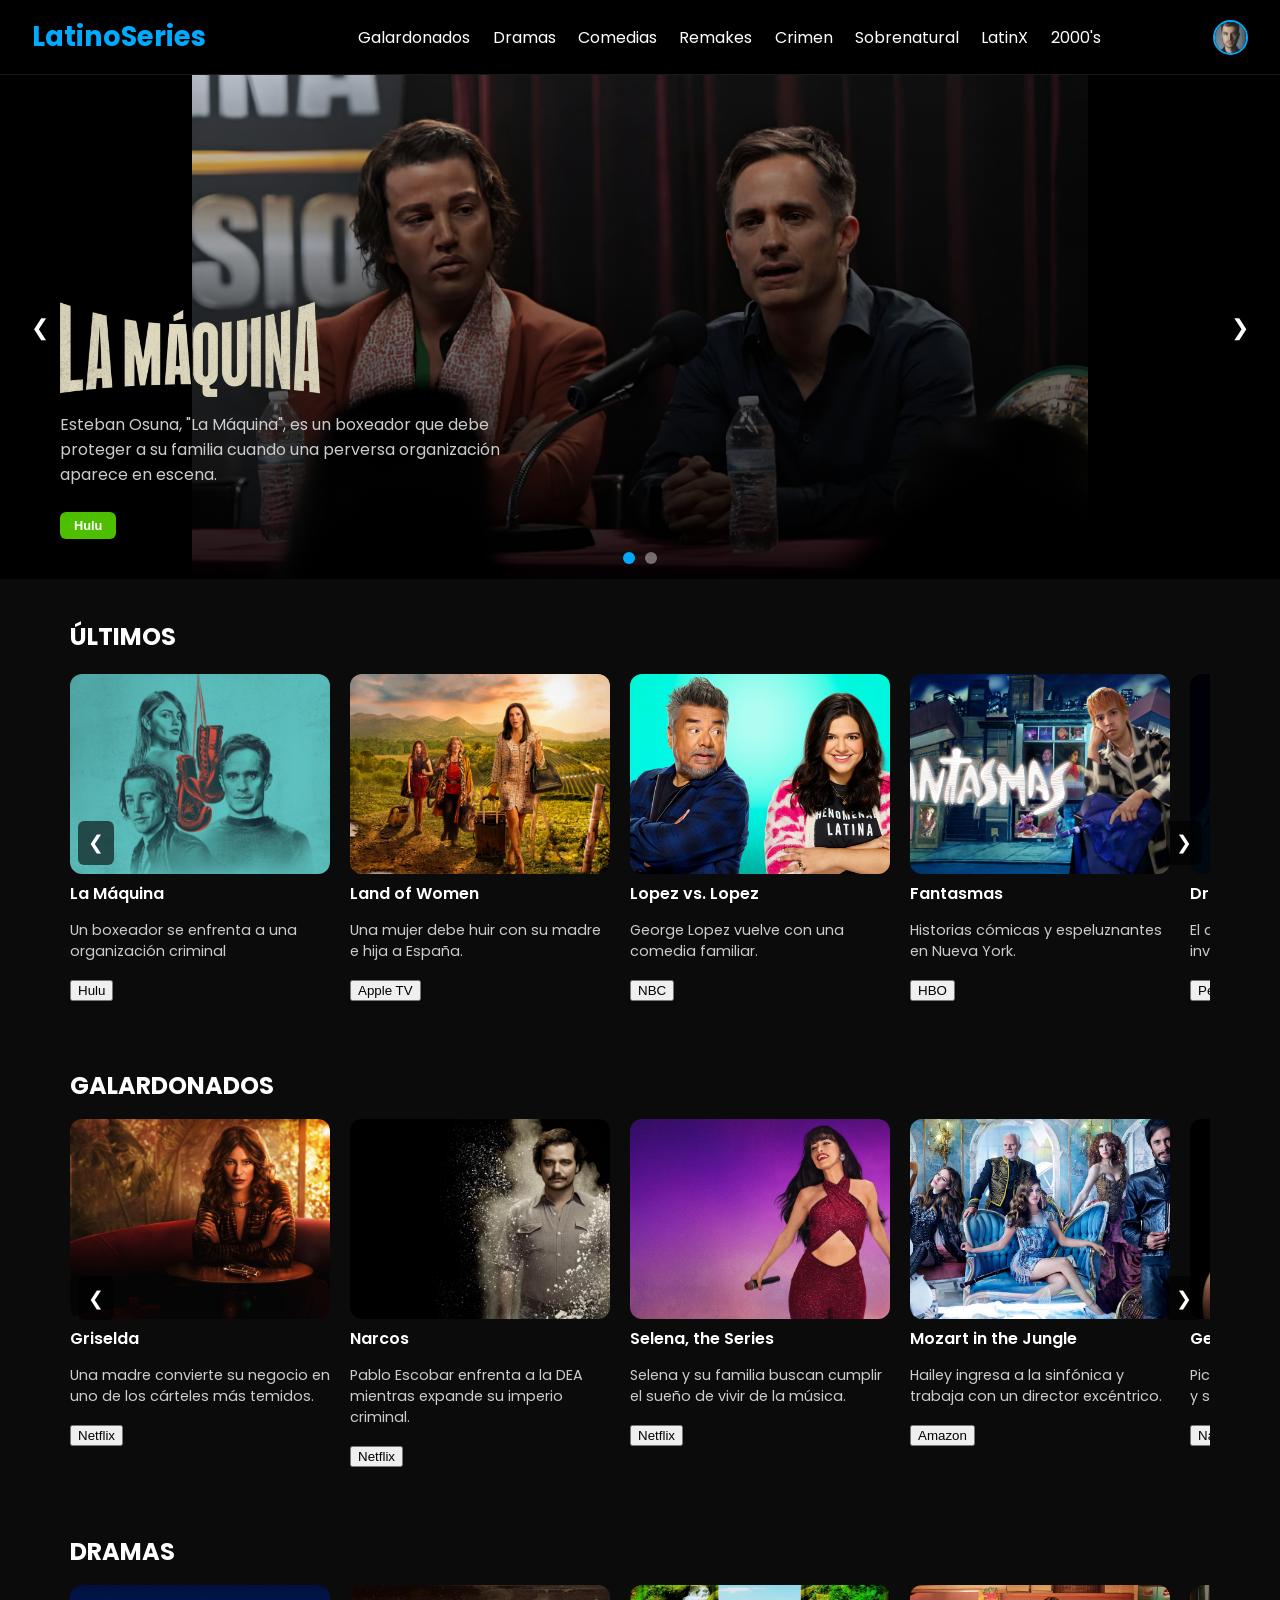
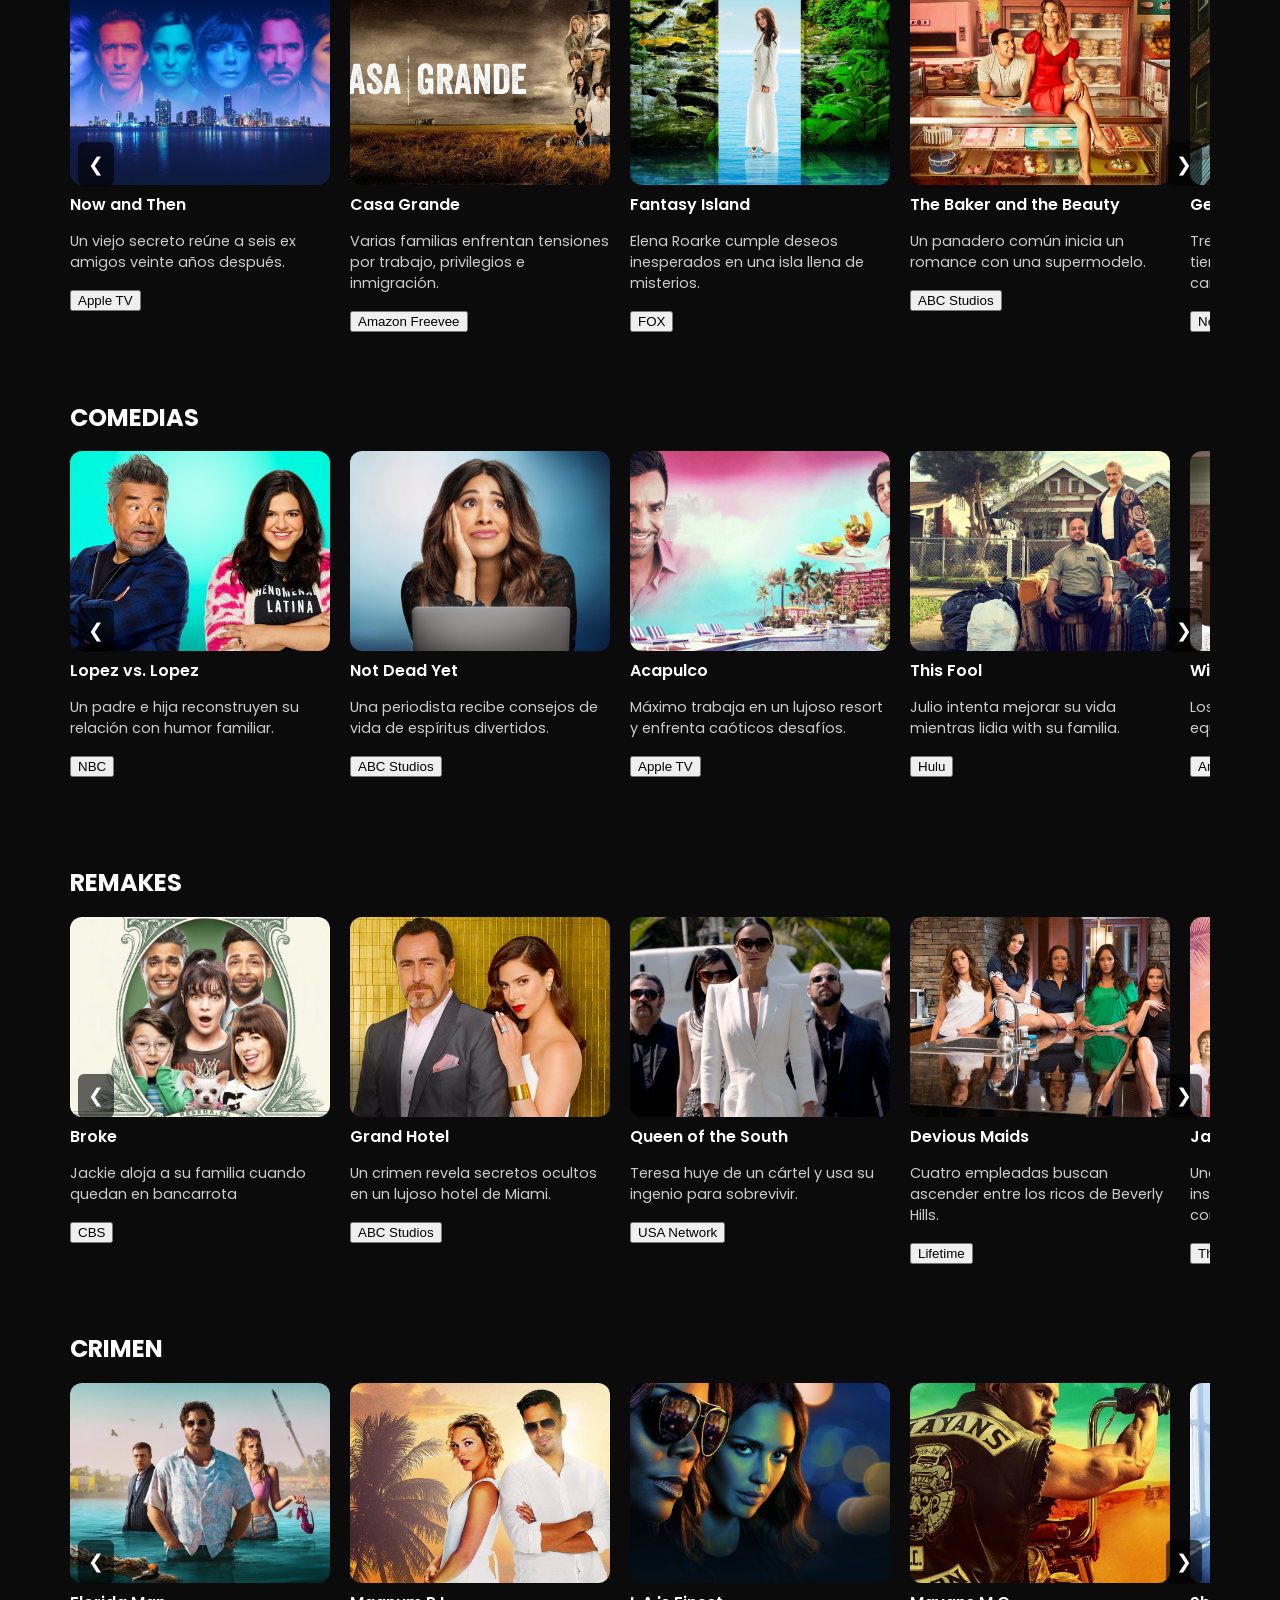
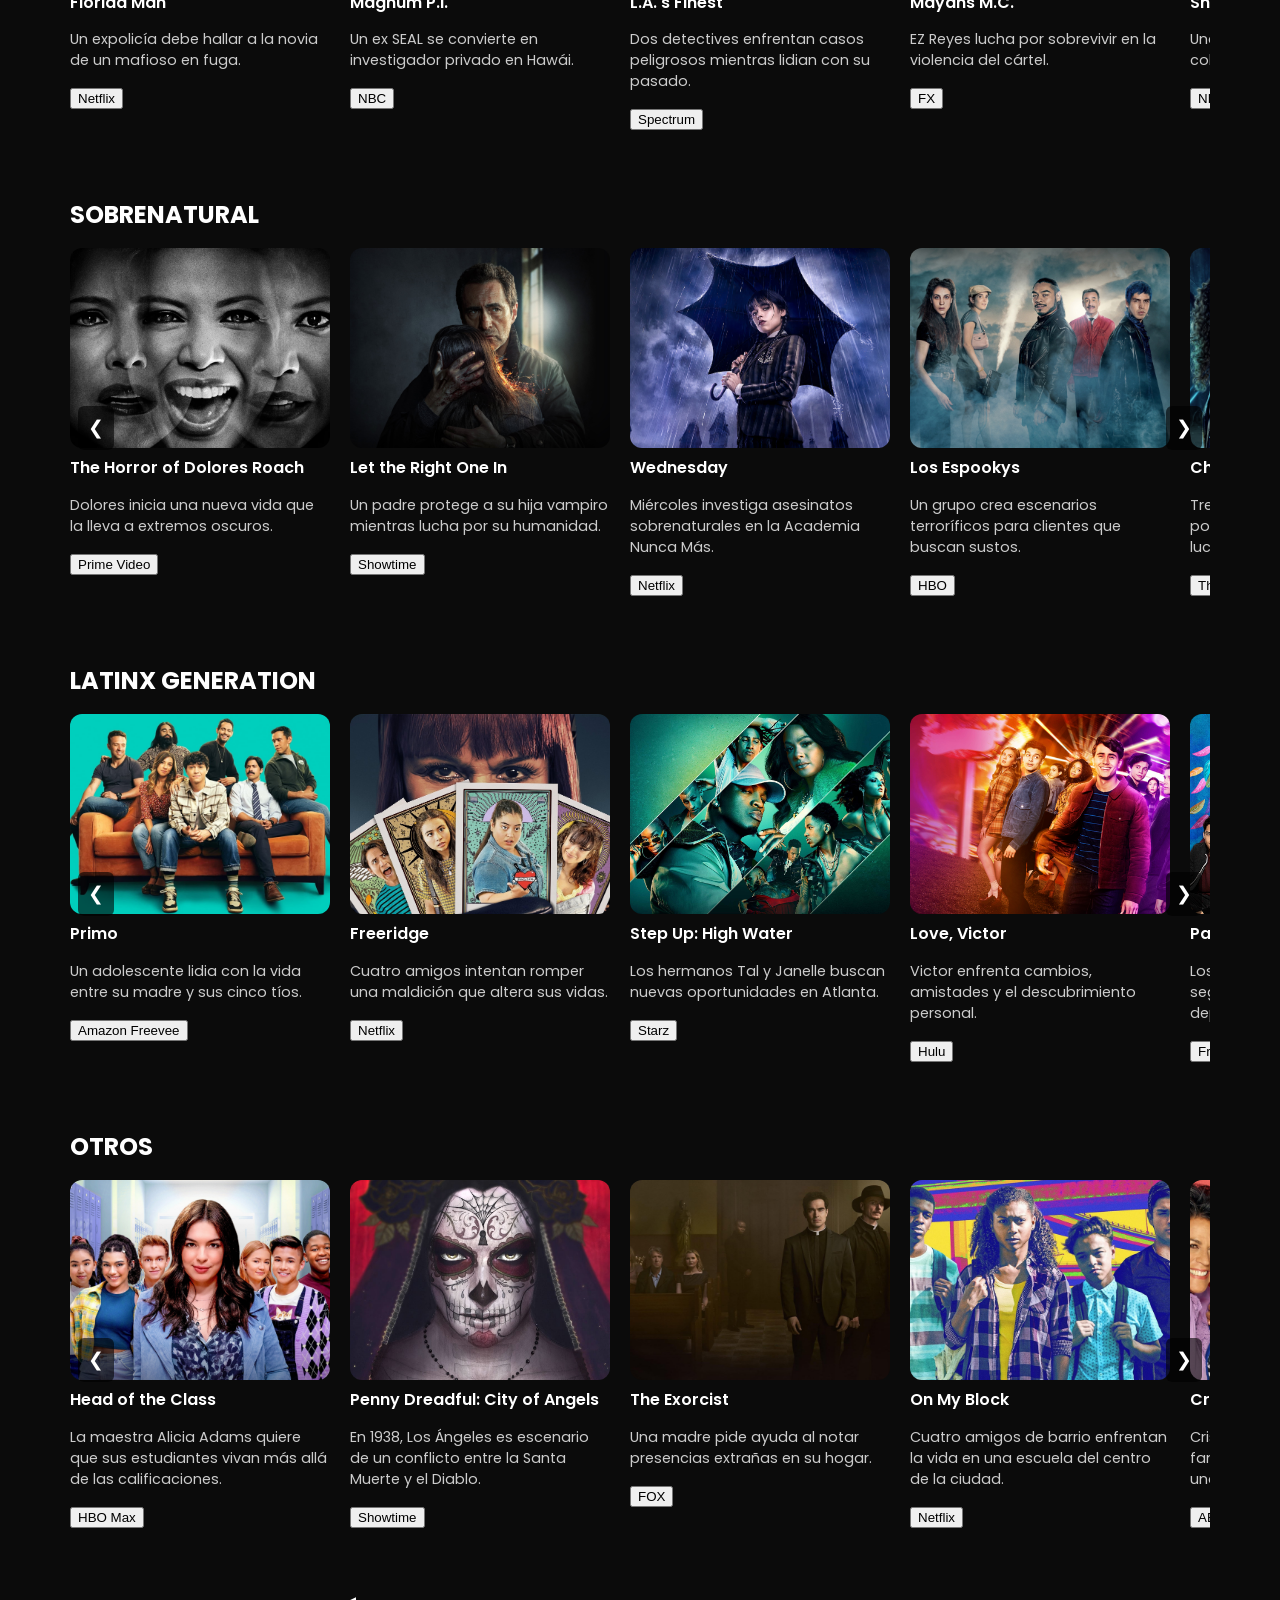
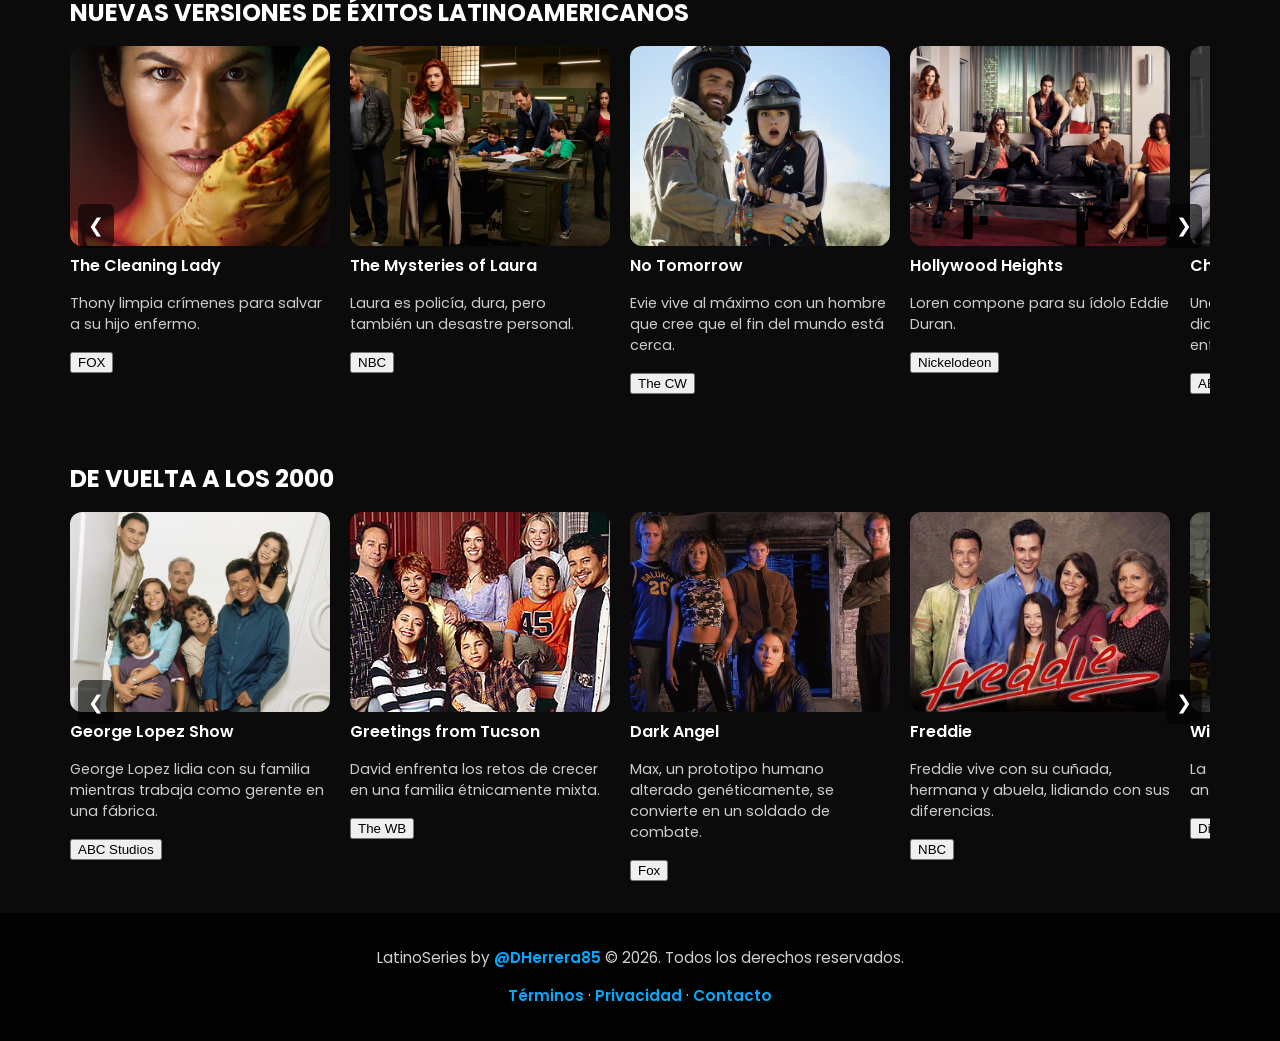
<file: index.html>
<!DOCTYPE html>
<html lang="es">
<head>
  <meta charset="UTF-8" />
  <meta name="viewport" content="width=device-width, initial-scale=1.0" />
  <title>LatinoSeries</title>

  <!-- link CSS: cache-bust with timestamp -->
  <link rel="stylesheet" href="style.css?v=20251123" />
  <link href="https://fonts.googleapis.com/css2?family=Poppins:wght@300;400;500;600;700&display=swap" rel="stylesheet" />
  <link rel="stylesheet" href="https://cdnjs.cloudflare.com/ajax/libs/font-awesome/6.5.0/css/all.min.css" />
</head>
<body>
  <!-- NAVBAR -->
  <header class="navbar">
    <div class="navbar-container">
      <h1 class="logo">LatinoSeries</h1>
      <nav class="menu">
        <ul class="menu-list" id="menu-list">
          <li><a href="#galardonados">Galardonados</a></li>
          <li><a href="#dramas">Dramas</a></li>
          <li><a href="#comedias">Comedias</a></li>
          <li><a href="#remakes">Remakes</a></li>
          <li><a href="#crimen">Crimen</a></li>
          <li><a href="#sobrenatural">Sobrenatural</a></li>
          <li><a href="#latinx">LatinX</a></li>
          <li><a href="#vuelta-2000">2000's</a></li>
        </ul>
      </nav>
      <div class="profile">
        <img src="img/profile.jpg" alt="Perfil" class="profile-picture" />
        <button class="menu-toggle" id="menu-toggle">
          <i class="fas fa-bars"></i>
        </button>
      </div>
    </div>
  </header>

  <!-- FEATURED SLIDER -->
  <div class="featured-slider-container">
    <div class="featured-slider">
      <section class="featured-content" data-bg="img/f-5.jpg">
        <img class="featured-title" src="img/f-t-4.png" alt="La Máquina">
        <p class="featured-desc">
          Esteban Osuna, "La Máquina", es un boxeador que debe proteger a su familia cuando una perversa organización aparece en escena.
        </p>
        <button class="featured-button">Hulu</button>
      </section>
      <section class="featured-content" data-bg="img/f-6.png">
        <img class="featured-title" src="img/f-t-5.png" alt="Acapulco">
        <p class="featured-desc">
          En 1984, Máximo Gallardo cumple el sueño de su vida cuando empieza a trabajar en Las Colinas, el mejor resort de Acapulco.
        </p>
        <button class="featured-button">Apple TV</button>
      </section>
    </div>

    <!-- NAV BUTTONS -->
    <button class="slider-btn slider-btn-prev" id="prev-slide">&#10094;</button>
    <button class="slider-btn slider-btn-next" id="next-slide">&#10095;</button>

    <!-- INDICATORS -->
    <div class="slider-indicators" id="indicators"></div>
  </div>

  <!-- ÚLTIMOS -->
  <section class="projects-section">
    <h2 class="movie-list-title">ÚLTIMOS</h2>
    <div class="carousel-row">
      <button class="row-btn row-btn-prev">&#10094;</button>
      <div class="movie-list-wrapper">
        <div class="movie-list">
          <div class="movie-list-item">
            <img class="movie-list-item-img" src="img/lamaquina.jpg" alt="">
            <span class="movie-list-item-title">La Máquina</span>
            <p class="movie-list-item-desc">Un boxeador se enfrenta a una organización criminal</p>
            <button class="movie-list-item-button">Hulu</button>
          </div>
          <div class="movie-list-item">
            <img class="movie-list-item-img" src="img/landofwomen.jpg" alt="">
            <span class="movie-list-item-title">Land of Women</span>
            <p class="movie-list-item-desc">Una mujer debe huir con su madre e hija a España.</p>
            <button class="movie-list-item-button">Apple TV</button>
          </div>
          <div class="movie-list-item">
            <img class="movie-list-item-img" src="img/lopezvslopez.png" alt="">
            <span class="movie-list-item-title">Lopez vs. Lopez</span>
            <p class="movie-list-item-desc">George Lopez vuelve con una comedia familiar.</p>
            <button class="movie-list-item-button">NBC</button>
          </div>
          <div class="movie-list-item">
            <img class="movie-list-item-img" src="img/fantasmas.jpg" alt="">
            <span class="movie-list-item-title">Fantasmas</span>
            <p class="movie-list-item-desc">Historias cómicas y espeluznantes en Nueva York.</p>
            <button class="movie-list-item-button">HBO</button>
          </div>
          <div class="movie-list-item">
            <img class="movie-list-item-img" src="img/drdeath.jpg" alt="">
            <span class="movie-list-item-title">Dr. Death</span>
            <p class="movie-list-item-desc">El cirujano Paolo Macchiarini es investigado por una periodista</p>
            <button class="movie-list-item-button">Peacock</button>
          </div>
        </div>
      </div>
      <button class="row-btn row-btn-next">&#10095;</button>
    </div>
  </section>

<!-- GALARDONADOS -->
<div id="galardonados" class="movie-list-container">
  <h1 class="movie-list-title">GALARDONADOS</h1>
  <div class="carousel-row">
    <button class="row-btn row-btn-prev">&#10094;</button>
    <div class="movie-list-wrapper">

<div class="movie-list-item">
    <img class="movie-list-item-img" src="img/griselda.jpg" alt="">
    <span class="movie-list-item-title">Griselda</span>
    <p class="movie-list-item-desc">Una madre convierte su negocio en uno de los cárteles más temidos.</p>
    <button class="movie-list-item-button">Netflix</button>
</div>

<div class="movie-list-item">
    <img class="movie-list-item-img" src="img/narcos.jpg" alt="">
    <span class="movie-list-item-title">Narcos</span>
    <p class="movie-list-item-desc">Pablo Escobar enfrenta a la DEA mientras expande su imperio criminal.</p>
    <button class="movie-list-item-button">Netflix</button>
</div>

<div class="movie-list-item">
    <img class="movie-list-item-img" src="img/selena.jpg" alt="">
    <span class="movie-list-item-title">Selena, the Series</span>
    <p class="movie-list-item-desc">Selena y su familia buscan cumplir el sueño de vivir de la música.</p>
    <button class="movie-list-item-button">Netflix</button>
</div>

<div class="movie-list-item">
    <img class="movie-list-item-img" src="img/mozartinthejungle.png" alt="">
    <span class="movie-list-item-title">Mozart in the Jungle</span>
    <p class="movie-list-item-desc">Hailey ingresa a la sinfónica y trabaja con un director excéntrico.</p>
    <button class="movie-list-item-button">Amazon</button>
</div>

<div class="movie-list-item">
    <img class="movie-list-item-img" src="img/genius.jpg" alt="">
    <span class="movie-list-item-title">Genius: Picasso</span>
    <p class="movie-list-item-desc">Picasso lucha con su arte, su genio y su agitada vida personal.</p>
    <button class="movie-list-item-button">National Geographic</button>
</div>

<div class="movie-list-item">
    <img class="movie-list-item-img" src="img/americancrime.png" alt="">
    <span class="movie-list-item-title">American Crime Story: Versace</span>
    <p class="movie-list-item-desc">El asesinato de Versace revela la persecución del asesino Andrew Cunanan.</p>
    <button class="movie-list-item-button">FX</button>
</div>

<div class="movie-list-item">
    <img class="movie-list-item-img" src="img/onedayatatime.jpg" alt="">
    <span class="movie-list-item-title">One Day at a Time</span>
    <p class="movie-list-item-desc">Una mamá soltera enfrenta la vida familiar junto a su hija y madre.</p>
    <button class="movie-list-item-button">Netflix</button>
</div>
    </div>

    <button class="row-btn row-btn-next">&#10095;</button>
  </div>
</div>


  <!-- DRAMAS -->
  <div id="dramas" class="movie-list-container">
    <h1 class="movie-list-title">DRAMAS</h1>
    <div class="carousel-row">
      <button class="row-btn row-btn-prev">&#10094;</button>
      <div class="movie-list-wrapper">

    <div class="movie-list-item">
        <img class="movie-list-item-img" src="img/nowandthen.jpg" alt="">
        <span class="movie-list-item-title">Now and Then</span>
        <p class="movie-list-item-desc">Un viejo secreto reúne a seis ex amigos veinte años después.</p>
        <button class="movie-list-item-button">Apple TV</button>
    </div>

    <div class="movie-list-item">
        <img class="movie-list-item-img" src="img/casagrande.jpg" alt="">
        <span class="movie-list-item-title">Casa Grande</span>
        <p class="movie-list-item-desc">Varias familias enfrentan tensiones por trabajo, privilegios e inmigración.</p>
        <button class="movie-list-item-button">Amazon Freevee</button>
    </div>

    <div class="movie-list-item">
        <img class="movie-list-item-img" src="img/fantasyisland.jpg" alt="">
        <span class="movie-list-item-title">Fantasy Island</span>
        <p class="movie-list-item-desc">Elena Roarke cumple deseos inesperados en una isla llena de misterios.</p>
        <button class="movie-list-item-button">FOX</button>
    </div>

    <div class="movie-list-item">
        <img class="movie-list-item-img" src="img/bakerandbeauty.png" alt="">
        <span class="movie-list-item-title">The Baker and the Beauty</span>
        <p class="movie-list-item-desc">Un panadero común inicia un romance con una supermodelo.</p>
        <button class="movie-list-item-button">ABC Studios</button>
    </div>

    <div class="movie-list-item">
        <img class="movie-list-item-img" src="img/gentefied.jpg" alt="">
        <span class="movie-list-item-title">Gentefied</span>
        <p class="movie-list-item-desc">Tres primos intentan salvar la tienda familiar mientras enfrentan cambios.</p>
        <button class="movie-list-item-button">Netflix</button>
    </div>

    <div class="movie-list-item">
        <img class="movie-list-item-img" src="img/vida.png" alt="">
        <span class="movie-list-item-title">Vida</span>
        <p class="movie-list-item-desc">Dos hermanas descubren secretos familiares al volver a su barrio.</p>
        <button class="movie-list-item-button">Starz</button>
    </div>

    <div class="movie-list-item">
        <img class="movie-list-item-img" src="img/cane.png" alt="">
        <span class="movie-list-item-title">Cane</span>
        <p class="movie-list-item-desc">Alex Vega enfrenta poder y traiciones al liderar el negocio familiar.</p>
        <button class="movie-list-item-button">CBS</button>
    </div>       

      </div>
      <button class="row-btn row-btn-next">&#10095;</button>
    </div>
  </div>

  <!-- COMEDIAS -->
  <div id="comedias" class="movie-list-container">
    <h1 class="movie-list-title">COMEDIAS</h1>
    <div class="carousel-row">
      <button class="row-btn row-btn-prev">&#10094;</button>
      <div class="movie-list-wrapper">
        <div class="movie-list">

    <div class="movie-list-item">
        <img class="movie-list-item-img" src="img/lopezvslopez.png" alt="">
        <span class="movie-list-item-title">Lopez vs. Lopez</span>
        <p class="movie-list-item-desc">Un padre e hija reconstruyen su relación con humor familiar.</p>
        <button class="movie-list-item-button">NBC</button>
    </div>

    <div class="movie-list-item">
        <img class="movie-list-item-img" src="img/notdeadyet.jpg" alt="">
        <span class="movie-list-item-title">Not Dead Yet</span>
        <p class="movie-list-item-desc">Una periodista recibe consejos de vida de espíritus divertidos.</p>
        <button class="movie-list-item-button">ABC Studios</button>
    </div>

    <div class="movie-list-item">
        <img class="movie-list-item-img" src="img/acapulco.jpg" alt="">
        <span class="movie-list-item-title">Acapulco</span>
        <p class="movie-list-item-desc">Máximo trabaja en un lujoso resort y enfrenta caóticos desafíos.</p>
        <button class="movie-list-item-button">Apple TV</button>
    </div>

    <div class="movie-list-item">
        <img class="movie-list-item-img" src="img/thisfool.jpg" alt="">
        <span class="movie-list-item-title">This Fool</span>
        <p class="movie-list-item-desc">Julio intenta mejorar su vida mientras lidia with su familia.</p>
        <button class="movie-list-item-button">Hulu</button>
    </div>

    <div class="movie-list-item">
        <img class="movie-list-item-img" src="img/withlove.jpg" alt="">
        <span class="movie-list-item-title">With Love</span>
        <p class="movie-list-item-desc">Los hermanos Díaz buscan amor, equilibrio y nuevos comienzos.</p>
        <button class="movie-list-item-button">Amazon Prime Video</button>
    </div>

    <div class="movie-list-item">
        <img class="movie-list-item-img" src="img/losgarcia.jpg" alt="">
        <span class="movie-list-item-title">Los Garcia</span>
        <p class="movie-list-item-desc">Los hermanos García regresan ahora como padres con nuevas historias.</p>
        <button class="movie-list-item-button">HBO Max</button>
    </div>

    <div class="movie-list-item">
        <img class="movie-list-item-img" src="img/superstore.png" alt="">
        <span class="movie-list-item-title">Superstore</span>
        <p class="movie-list-item-desc">Empleados desastrosos sobreviven al caos diario de un megastore.</p>
        <button class="movie-list-item-button">NBC</button>
    </div>

    <div class="movie-list-item">
        <img class="movie-list-item-img" src="img/telenovela.png" alt="">
        <span class="movie-list-item-title">Telenovela</span>
        <p class="movie-list-item-desc">El caos detrás de cámaras supera al drama de la telenovela.</p>
        <button class="movie-list-item-button">FOX</button>
    </div>
        </div>
      </div>
      <button class="row-btn row-btn-next">&#10095;</button>
    </div>
  </div>

  <!-- REMAKES -->
  <div id="remakes" class="movie-list-container">
    <h1 class="movie-list-title">REMAKES</h1>
    <div class="carousel-row">
      <button class="row-btn row-btn-prev">&#10094;</button>
      <div class="movie-list-wrapper">
        <div class="movie-list">

    <div class="movie-list-item">
        <img class="movie-list-item-img" src="img/broke.jpg" alt="">
        <span class="movie-list-item-title">Broke</span>
        <p class="movie-list-item-desc">Jackie aloja a su familia cuando quedan en bancarrota</p>
        <button class="movie-list-item-button">CBS</button>
    </div>

    <div class="movie-list-item">
        <img class="movie-list-item-img" src="img/grandhotel.png" alt="">
        <span class="movie-list-item-title">Grand Hotel</span>
        <p class="movie-list-item-desc">Un crimen revela secretos ocultos en un lujoso hotel de Miami.</p>
        <button class="movie-list-item-button">ABC Studios</button>
    </div>

    <div class="movie-list-item">
        <img class="movie-list-item-img" src="img/queenofthesouth.png" alt="">
        <span class="movie-list-item-title">Queen of the South</span>
        <p class="movie-list-item-desc">Teresa huye de un cártel y usa su ingenio para sobrevivir.</p>
        <button class="movie-list-item-button">USA Network</button>
    </div>

    <div class="movie-list-item">
        <img class="movie-list-item-img" src="img/deviousmaids.png" alt="">
        <span class="movie-list-item-title">Devious Maids</span>
        <p class="movie-list-item-desc">Cuatro empleadas buscan ascender entre los ricos de Beverly Hills.</p>
        <button class="movie-list-item-button">Lifetime</button>
    </div>

    <div class="movie-list-item">
        <img class="movie-list-item-img" src="img/janethevirgin.png" alt="">
        <span class="movie-list-item-title">Jane The Virgin</span>
        <p class="movie-list-item-desc">Una joven descubre que fue inseminada accidentalmente en un control médico.</p>
        <button class="movie-list-item-button">The CW</button>
    </div>

    <div class="movie-list-item">
        <img class="movie-list-item-img" src="img/uglybetty.jpg" alt="">
        <span class="movie-list-item-title">Ugly Betty</span>
        <p class="movie-list-item-desc">Betty desafía prejuicios y triunfa en una revista de moda competitiva.</p>
        <button class="movie-list-item-button">ABC Studios</button>
    </div>

        </div>
      </div>
      <button class="row-btn row-btn-next">&#10095;</button>
    </div>
  </div>

  <!-- CRIMEN -->
  <div id="crimen" class="movie-list-container">
    <h1 class="movie-list-title">CRIMEN</h1>
    <div class="carousel-row">
      <button class="row-btn row-btn-prev">&#10094;</button>
      <div class="movie-list-wrapper">
        <div class="movie-list">

<div class="movie-list-item">
    <img class="movie-list-item-img" src="img/floridaman.jpg" alt="">
    <span class="movie-list-item-title">Florida Man</span>
    <p class="movie-list-item-desc">Un expolicía debe hallar a la novia de un mafioso en fuga.</p>
    <button class="movie-list-item-button">Netflix</button>
</div>

<div class="movie-list-item">
    <img class="movie-list-item-img" src="img/magnumpi.png" alt="">
    <span class="movie-list-item-title">Magnum P.I.</span>
    <p class="movie-list-item-desc">Un ex SEAL se convierte en investigador privado en Hawái.</p>
    <button class="movie-list-item-button">NBC</button>
</div>

<div class="movie-list-item">
    <img class="movie-list-item-img" src="img/lasfinest.jpg" alt="">
    <span class="movie-list-item-title">L.A.'s Finest</span>
    <p class="movie-list-item-desc">Dos detectives enfrentan casos peligrosos mientras lidian con su pasado.</p>
    <button class="movie-list-item-button">Spectrum</button>
</div>

<div class="movie-list-item">
    <img class="movie-list-item-img" src="img/mayansmc.png" alt="">
    <span class="movie-list-item-title">Mayans M.C.</span>
    <p class="movie-list-item-desc">EZ Reyes lucha por sobrevivir en la violencia del cártel.</p>
    <button class="movie-list-item-button">FX</button>
</div>

<div class="movie-list-item">
    <img class="movie-list-item-img" src="img/shadesofblue.png" alt="">
    <span class="movie-list-item-title">Shades of Blue</span>
    <p class="movie-list-item-desc">Una policía corrupta es obligada a colaborar con el FBI.</p>
    <button class="movie-list-item-button">NBC</button>
  </div>

  <div class="movie-list-item">
    <img class="movie-list-item-img" src="img/thebridge.jpg" alt="">
    <span class="movie-list-item-title">The Bridge</span>
    <p class="movie-list-item-desc">Dos detectives cazan a un asesino que opera entre dos fronteras.</p>
    <button class="movie-list-item-button">FX</button>
  </div>

  <div class="movie-list-item">
    <img class="movie-list-item-img" src="img/matador.jpg" alt="">
    <span class="movie-list-item-title">Matador</span>
    <p class="movie-list-item-desc">Un futbolista famoso lleva una doble vida como agente de la CIA.</p>
    <button class="movie-list-item-button">El Rey Network</button>
  </div>

  <div class="movie-list-item">
    <img class="movie-list-item-img" src="img/magnumpi.png" alt="">
    <span class="movie-list-item-title">Magnum P.I.</span>
    <p class="movie-list-item-desc">Un ex SEAL se convierte en investigador privado en Hawái.</p>
    <button class="movie-list-item-button">NBC</button>
  </div>

        </div>
      </div>
      <button class="row-btn row-btn-next">&#10095;</button>
    </div>
  </div>

  <!-- SOBRENATURAL -->
  <div id="sobrenatural" class="movie-list-container">
    <h1 class="movie-list-title">SOBRENATURAL</h1>
    <div class="carousel-row">
      <button class="row-btn row-btn-prev">&#10094;</button>
      <div class="movie-list-wrapper">
        <div class="movie-list">

<div class="movie-list-item">
    <img class="movie-list-item-img" src="img/thehorrorofdoloresroach.jpg" alt="">
    <span class="movie-list-item-title">The Horror of Dolores Roach</span>
    <p class="movie-list-item-desc">Dolores inicia una nueva vida que la lleva a extremos oscuros.</p>
    <button class="movie-list-item-button">Prime Video</button>
</div>

<div class="movie-list-item">
    <img class="movie-list-item-img" src="img/lettherightonein.jpg" alt="">
    <span class="movie-list-item-title">Let the Right One In</span>
    <p class="movie-list-item-desc">Un padre protege a su hija vampiro mientras lucha por su humanidad.</p>
    <button class="movie-list-item-button">Showtime</button>
</div>

<div class="movie-list-item">
    <img class="movie-list-item-img" src="img/wednesday.jpg" alt="">
    <span class="movie-list-item-title">Wednesday</span>
    <p class="movie-list-item-desc">Miércoles investiga asesinatos sobrenaturales en la Academia Nunca Más.</p>
    <button class="movie-list-item-button">Netflix</button>
</div>

<div class="movie-list-item">
    <img class="movie-list-item-img" src="img/losespookys.jpg" alt="">
    <span class="movie-list-item-title">Los Espookys</span>
    <p class="movie-list-item-desc">Un grupo crea escenarios terroríficos para clientes que buscan sustos.</p>
    <button class="movie-list-item-button">HBO</button>
</div>

<div class="movie-list-item">
    <img class="movie-list-item-img" src="img/charmed.jpg" alt="">
    <span class="movie-list-item-title">Charmed</span>
    <p class="movie-list-item-desc">Tres hermanas descubren que son poderosas brujas destinadas a luchar.</p>
    <button class="movie-list-item-button">The CW</button>
</div>

<div class="movie-list-item">
    <img class="movie-list-item-img" src="img/fromdusktilldawn.png" alt="">
    <span class="movie-list-item-title">From Dusk Till Dawn</span>
    <p class="movie-list-item-desc">Dos fugitivos terminan atrapados en un club infestado de vampiros.</p>
    <button class="movie-list-item-button">El Rey Network</button>
</div>
        
        </div>
      </div>
      <button class="row-btn row-btn-next">&#10095;</button>
    </div>
  </div>

  <!-- LATINX GENERATION -->
  <div id="latinx" class="movie-list-container">
    <h1 class="movie-list-title">LATINX GENERATION</h1>
    <div class="carousel-row">
      <button class="row-btn row-btn-prev">&#10094;</button>
      <div class="movie-list-wrapper">
        <div class="movie-list">
<div class="movie-list-item">
    <img class="movie-list-item-img" src="img/primo.jpg" alt="">
    <span class="movie-list-item-title">Primo</span>
    <p class="movie-list-item-desc">Un adolescente lidia con la vida entre su madre y sus cinco tíos.</p>
    <button class="movie-list-item-button">Amazon Freevee</button>
</div>

<div class="movie-list-item">
    <img class="movie-list-item-img" src="img/freeridge.jpg" alt="">
    <span class="movie-list-item-title">Freeridge</span>
    <p class="movie-list-item-desc">Cuatro amigos intentan romper una maldición que altera sus vidas.</p>
    <button class="movie-list-item-button">Netflix</button>
</div>

<div class="movie-list-item">
    <img class="movie-list-item-img" src="img/stepuphighwater.jpg" alt="">
    <span class="movie-list-item-title">Step Up: High Water</span>
    <p class="movie-list-item-desc">Los hermanos Tal y Janelle buscan nuevas oportunidades en Atlanta.</p>
    <button class="movie-list-item-button">Starz</button>
</div>

<div class="movie-list-item">
    <img class="movie-list-item-img" src="img/lovevictor.png" alt="">
    <span class="movie-list-item-title">Love, Victor</span>
    <p class="movie-list-item-desc">Victor enfrenta cambios, amistades y el descubrimiento personal.</p>
    <button class="movie-list-item-button">Hulu</button>
</div>

<div class="movie-list-item">
    <img class="movie-list-item-img" src="img/partyoffive.png" alt="">
    <span class="movie-list-item-title">Party of Five</span>
    <p class="movie-list-item-desc">Los hermanos Acosta luchan por seguir adelante tras la deportación.</p>
    <button class="movie-list-item-button">Freeform</button>
</div>

<div class="movie-list-item">
    <img class="movie-list-item-img" src="img/eastloshigh.png" alt="">
    <span class="movie-list-item-title">East Los High</span>
    <p class="movie-list-item-desc">Baile, romance y drama definen la vida en una escuela del Este de L.A.</p>
    <button class="movie-list-item-button">Hulu</button>
</div>
        </div>
      </div>
      <button class="row-btn row-btn-next">&#10095;</button>
    </div>
  </div>

  <!-- OTROS -->
  <div class="movie-list-container">
    <h1 class="movie-list-title">OTROS</h1>
    <div class="carousel-row">
      <button class="row-btn row-btn-prev">&#10094;</button>
      <div class="movie-list-wrapper">
        <div class="movie-list">

<div class="movie-list-item">
    <img class="movie-list-item-img" src="img/headoftheclass.jpg" alt="">
    <span class="movie-list-item-title">Head of the Class</span>
    <p class="movie-list-item-desc">La maestra Alicia Adams quiere que sus estudiantes vivan más allá de las calificaciones.</p>
    <button class="movie-list-item-button">HBO Max</button>
</div>

<div class="movie-list-item">
    <img class="movie-list-item-img" src="img/penny dreadful.jpg" alt="">
    <span class="movie-list-item-title">Penny Dreadful: City of Angels</span>
    <p class="movie-list-item-desc">En 1938, Los Ángeles es escenario de un conflicto entre la Santa Muerte y el Diablo.</p>
    <button class="movie-list-item-button">Showtime</button>
</div>

<div class="movie-list-item">
    <img class="movie-list-item-img" src="img/theexorcist.jpg" alt="">
    <span class="movie-list-item-title">The Exorcist</span>
    <p class="movie-list-item-desc">Una madre pide ayuda al notar presencias extrañas en su hogar.</p>
    <button class="movie-list-item-button">FOX</button>
</div>

<div class="movie-list-item">
    <img class="movie-list-item-img" src="img/onmyblock.jpg" alt="">
    <span class="movie-list-item-title">On My Block</span>
    <p class="movie-list-item-desc">Cuatro amigos de barrio enfrentan la vida en una escuela del centro de la ciudad.</p>
    <button class="movie-list-item-button">Netflix</button>
</div>

<div class="movie-list-item">
    <img class="movie-list-item-img" src="img/cristela.jpg" alt="">
    <span class="movie-list-item-title">Cristela</span>
    <p class="movie-list-item-desc">Cristela enfrenta la desaprobación familiar por su nuevo trabajo en una firma de negocios.</p>
    <button class="movie-list-item-button">ABC Studios</button>
</div>

<div class="movie-list-item">
    <img class="movie-list-item-img" src="img/underemployed.jpg" alt="">
    <span class="movie-list-item-title">Underemployed</span>
    <p class="movie-list-item-desc">Cinco amigos lidian con las realidades de la vida después de la universidad.</p>
    <button class="movie-list-item-button">MTV</button>
</div>

<div class="movie-list-item">
    <img class="movie-list-item-img" src="img/rob.jpg" alt="">
    <span class="movie-list-item-title">Rob</span>
    <p class="movie-list-item-desc">Rob, un hombre solitario, se casa con una familia mexicoamericana.</p>
    <button class="movie-list-item-button">Fox</button>
</div>
        </div>
      </div>
      <button class="row-btn row-btn-next">&#10095;</button>
    </div>
  </div>

  <!-- NUEVAS VERSIONES DE ÉXITOS LATINOAMERICANOS -->
  <div class="movie-list-container">
    <h1 class="movie-list-title">NUEVAS VERSIONES DE ÉXITOS LATINOAMERICANOS</h1>
    <div class="carousel-row">
      <button class="row-btn row-btn-prev">&#10094;</button>
      <div class="movie-list-wrapper">
        <div class="movie-list">
<div class="movie-list-item">
    <img class="movie-list-item-img" src="img/thecleaninglady.jpg" alt="">
    <span class="movie-list-item-title">The Cleaning Lady</span>
    <p class="movie-list-item-desc">Thony limpia crímenes para salvar a su hijo enfermo.</p>
    <button class="movie-list-item-button">FOX</button>
</div>

<div class="movie-list-item">
    <img class="movie-list-item-img" src="img/themisteriesoflaura.jpg" alt="">
    <span class="movie-list-item-title">The Mysteries of Laura</span>
    <p class="movie-list-item-desc">Laura es policía, dura, pero también un desastre personal.</p>
    <button class="movie-list-item-button">NBC</button>
</div>

<div class="movie-list-item">
    <img class="movie-list-item-img" src="img/notomorrow.jpg" alt="">
    <span class="movie-list-item-title">No Tomorrow</span>
    <p class="movie-list-item-desc">Evie vive al máximo con un hombre que cree que el fin del mundo está cerca.</p>
    <button class="movie-list-item-button">The CW</button>
</div>

<div class="movie-list-item">
    <img class="movie-list-item-img" src="img/hollywoodheights.jpg" alt="">
    <span class="movie-list-item-title">Hollywood Heights</span>
    <p class="movie-list-item-desc">Loren compone para su ídolo Eddie Duran.</p>
    <button class="movie-list-item-button">Nickelodeon</button>
</div>

<div class="movie-list-item">
    <img class="movie-list-item-img" src="img/chasinglife.jpg" alt="">
    <span class="movie-list-item-title">Chasing Life</span>
    <p class="movie-list-item-desc">Una joven enfrenta su vida tras ser diagnosticada con una enfermedad terminal.</p>
    <button class="movie-list-item-button">ABC Family</button>
</div>

<div class="movie-list-item">
    <img class="movie-list-item-img" src="img/killerwomen.jpg" alt="">
    <span class="movie-list-item-title">Killer Women</span>
    <p class="movie-list-item-desc">Molly Parker es la única mujer en los Texas Rangers y hace cumplir la ley a su manera.</p>
    <button class="movie-list-item-button">ABC Studios</button>
</div>
        </div>
      </div>
      <button class="row-btn row-btn-next">&#10095;</button>
    </div>
  </div>

  <!-- DE VUELTA A LOS 2000 -->
  <div id="vuelta-2000" class="movie-list-container">
    <h1 class="movie-list-title">DE VUELTA A LOS 2000</h1>
    <div class="carousel-row">
      <button class="row-btn row-btn-prev">&#10094;</button>
      <div class="movie-list-wrapper">
        <div class="movie-list">
<div class="movie-list-item">
    <img class="movie-list-item-img" src="img/georgelopezshow.jpg" alt="">
    <span class="movie-list-item-title">George Lopez Show</span>
    <p class="movie-list-item-desc">George Lopez lidia con su familia mientras trabaja como gerente en una fábrica.</p>
    <button class="movie-list-item-button">ABC Studios</button>
</div>

<div class="movie-list-item">
    <img class="movie-list-item-img" src="img/greetings from tucson.jpg" alt="">
    <span class="movie-list-item-title">Greetings from Tucson</span>
    <p class="movie-list-item-desc">David enfrenta los retos de crecer en una familia étnicamente mixta.</p>
    <button class="movie-list-item-button">The WB</button>
</div>

<div class="movie-list-item">
    <img class="movie-list-item-img" src="img/darkangel.jpg" alt="">
    <span class="movie-list-item-title">Dark Angel</span>
    <p class="movie-list-item-desc">Max, un prototipo humano alterado genéticamente, se convierte en un soldado de combate.</p>
    <button class="movie-list-item-button">Fox</button>
</div>

<div class="movie-list-item">
    <img class="movie-list-item-img" src="img/freddie02.jpg" alt="">
    <span class="movie-list-item-title">Freddie</span>
    <p class="movie-list-item-desc">Freddie vive con su cuñada, hermana y abuela, lidiando con sus diferencias.</p>
    <button class="movie-list-item-button">NBC</button>
</div>

<div class="movie-list-item">
    <img class="movie-list-item-img" src="img/wizardsofwaverly.jpg" alt="">
    <span class="movie-list-item-title">Wizards of Waverly Place</span>
    <p class="movie-list-item-desc">La familia Russo proviene de una antigua línea de magos.</p>
    <button class="movie-list-item-button">Disney Channel</button>
</div>

<div class="movie-list-item">
    <img class="movie-list-item-img" src="img/resurrectionblv.jpg" alt="">
    <span class="movie-list-item-title">Resurrection Blvd</span>
    <p class="movie-list-item-desc">Los Santiago son una familia del este de Los Ángeles, ligados al mundo del boxeo.</p>
    <button class="movie-list-item-button">Showtime</button>
</div>
        </div>
      </div>
      <button class="row-btn row-btn-next">&#10095;</button>
    </div>
  </div>

  <script src="app.js"></script>

  <!-- Añadir footer aquí -->
  <footer class="site-footer">
    <div class="footer-inner">
      <p>
        LatinoSeries by
        <a href="https://github.com/DHerrera85/Latino-Flix" target="_blank" rel="noopener noreferrer">
          @DHerrera85
        </a>
        © <span id="year"></span>. Todos los derechos reservados.
      </p>
      <p><a href="#">Términos</a> · <a href="#">Privacidad</a> · <a href="#">Contacto</a></p>
    </div>
  </footer>

  <script>
    // actualiza año automáticamente
    document.getElementById('year').textContent = new Date().getFullYear();
  </script>
</body>
</html>
</file>
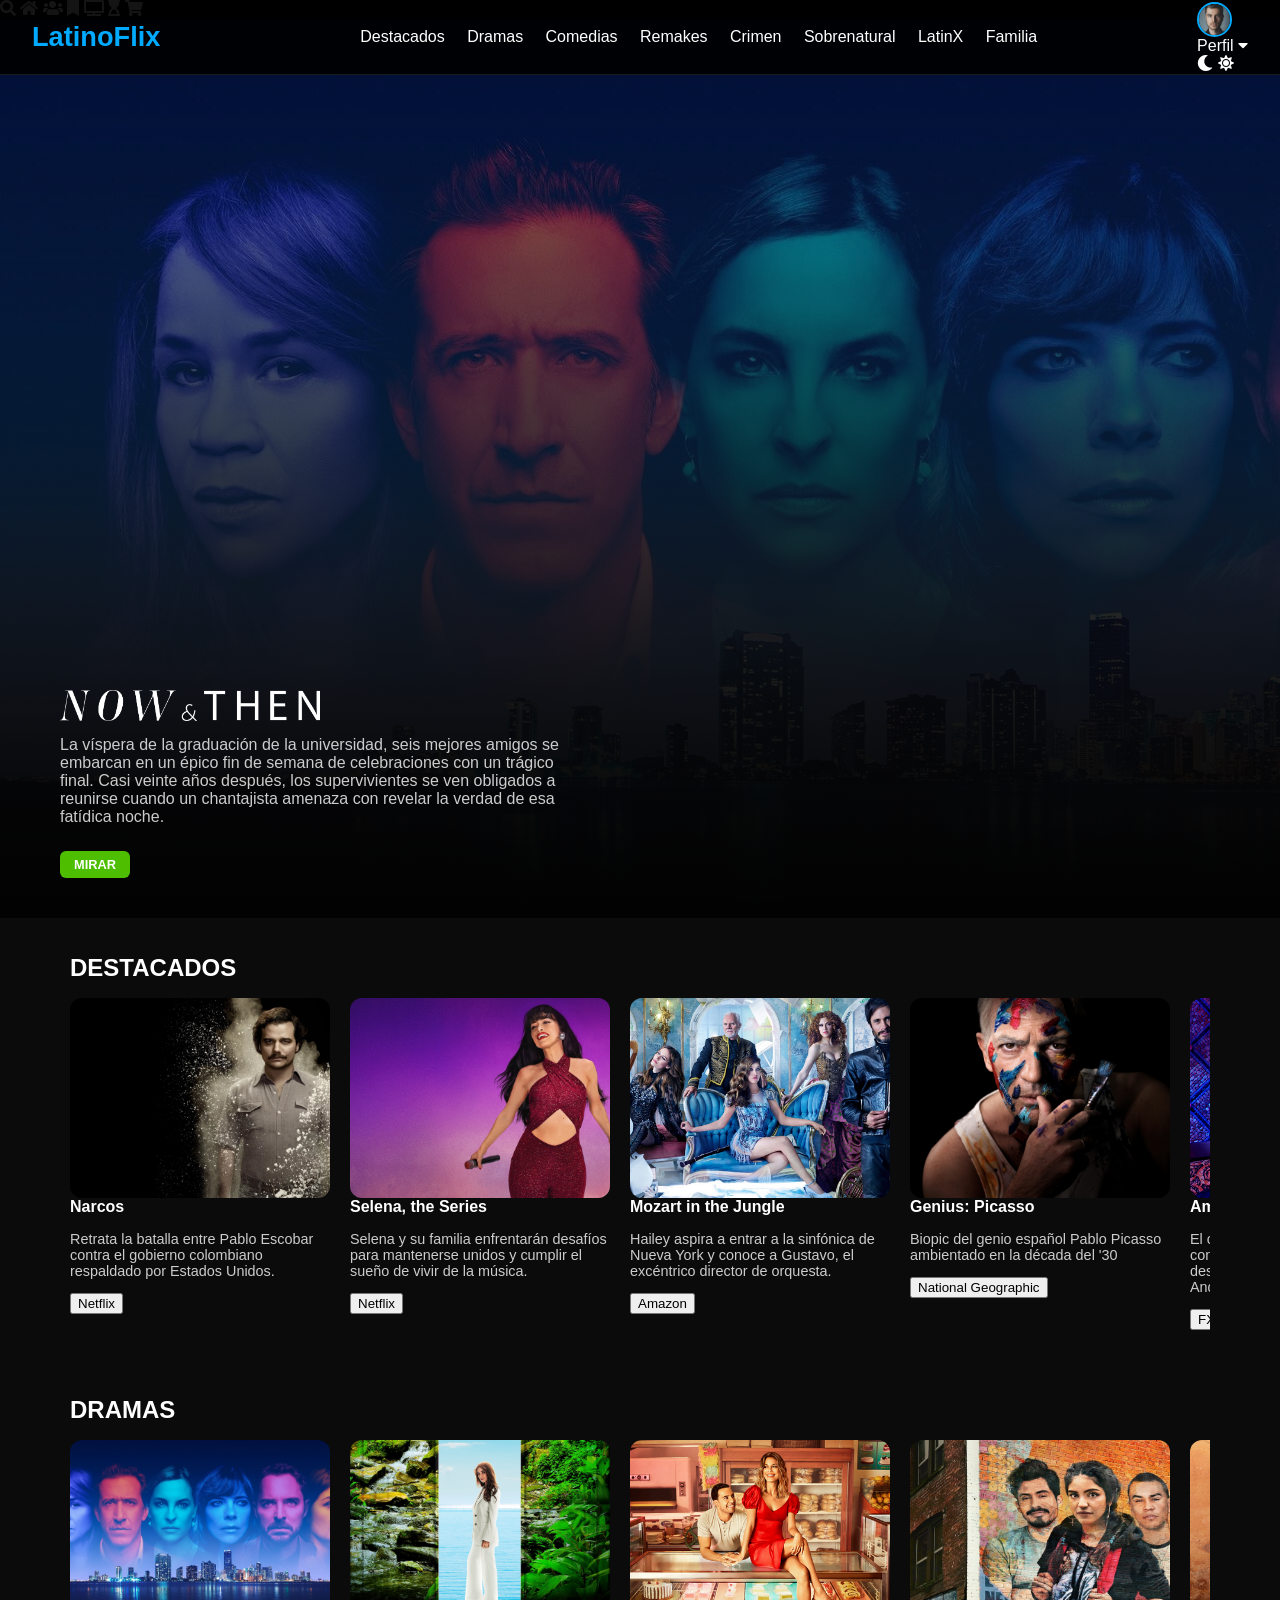
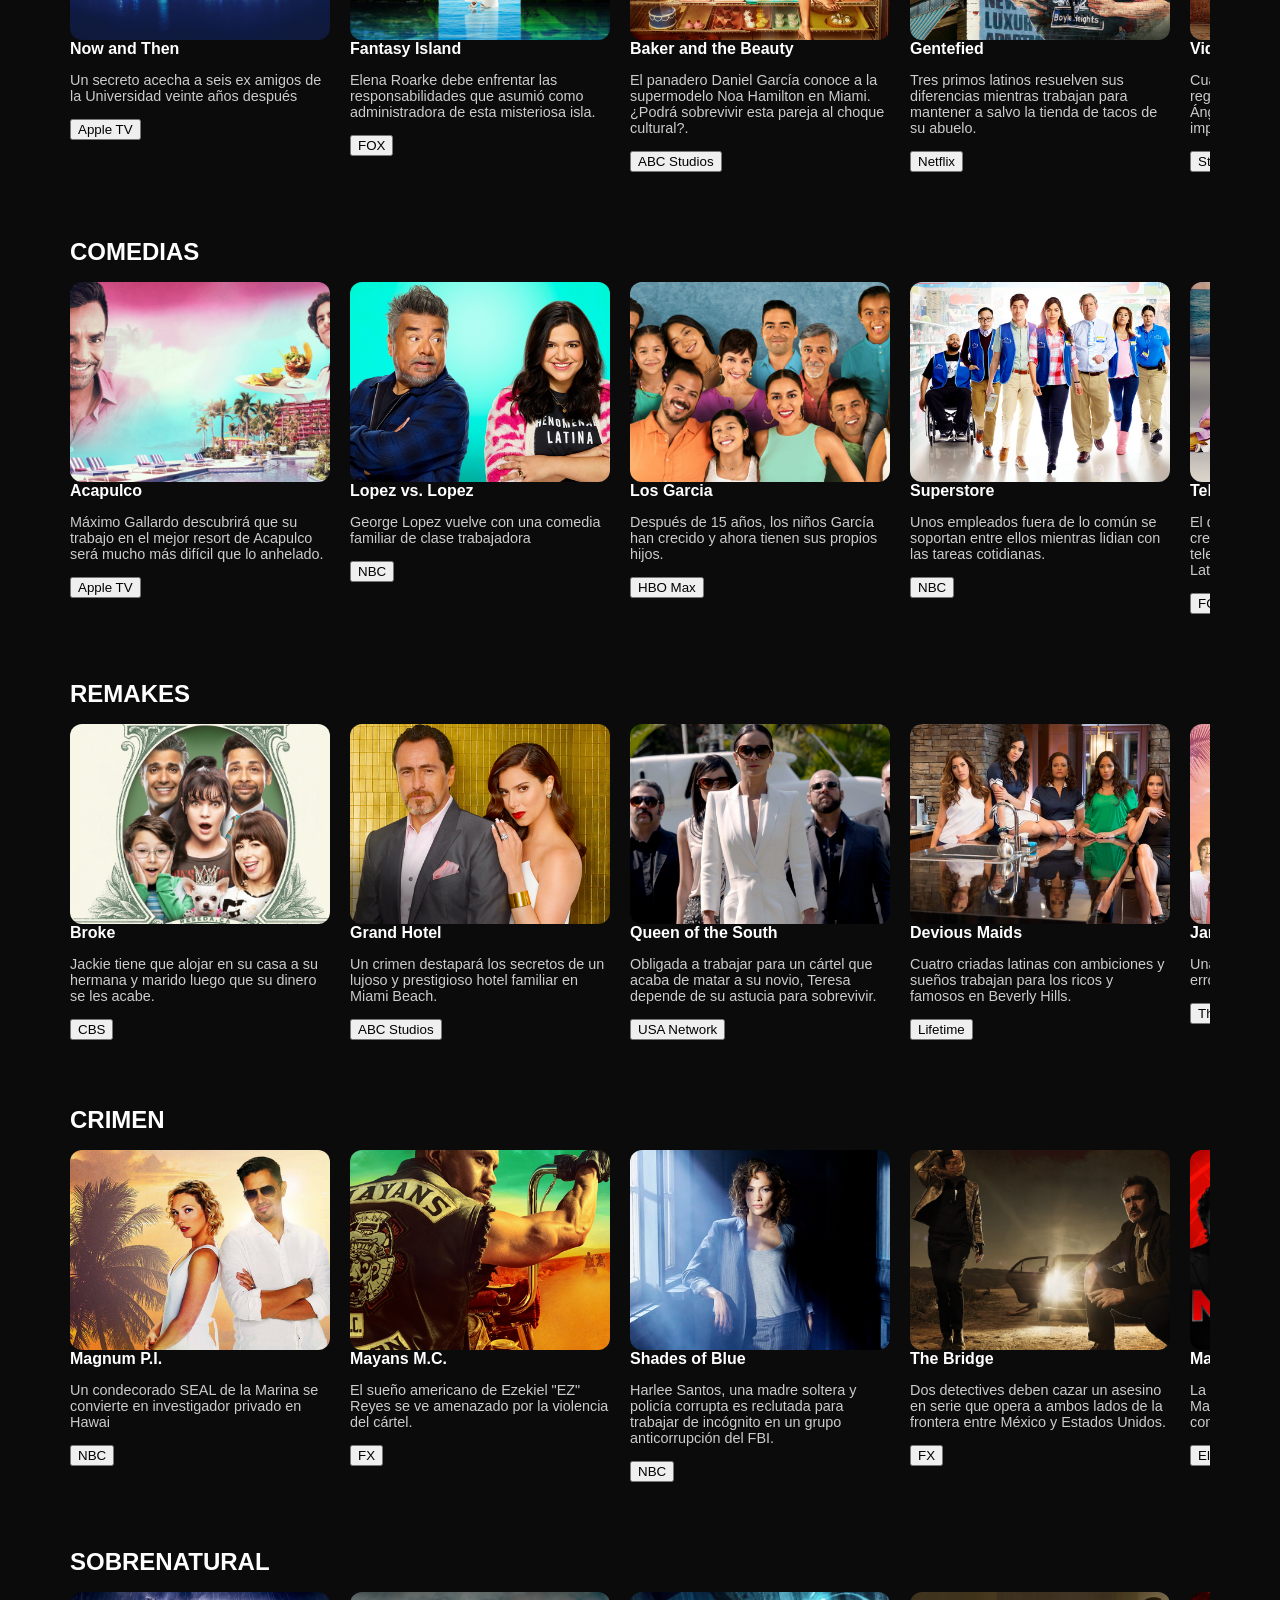
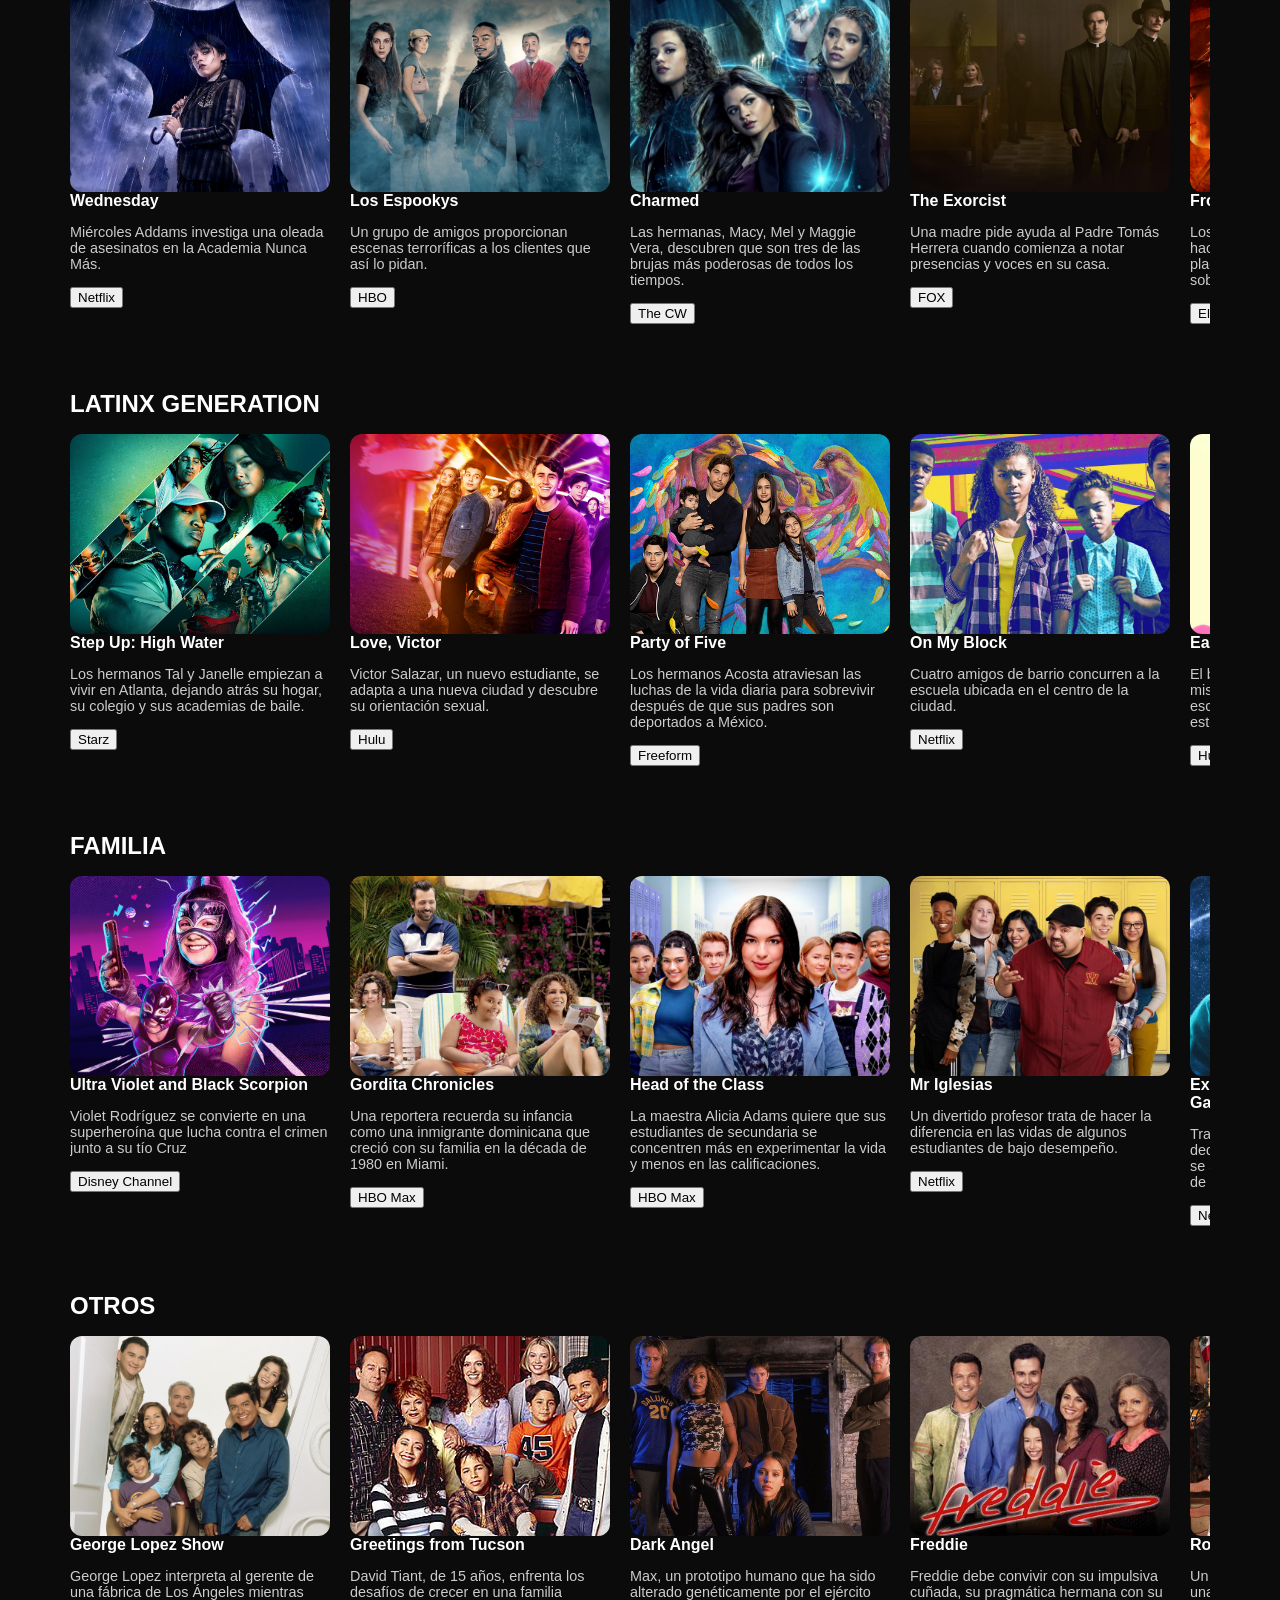
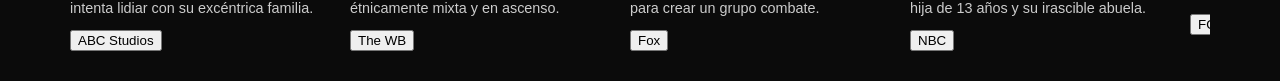
<file: index2.html>
<html lang="en">

<head>
    <meta charset="UTF-8">
    <meta http-equiv="X-UA-Compatible" content="IE=edge">
    <meta name="viewport" content="width=device-width, initial-scale=1.0">
    <link rel="stylesheet" href="style.css">
    <link
        href="https://fonts.googleapis.com/css2?family=Roboto:wght@100;300;400;500;700;900&family=Sen:wght@400;700;800&display=swap"
        rel="stylesheet">
    <link rel="stylesheet" href="https://cdnjs.cloudflare.com/ajax/libs/font-awesome/5.15.2/css/all.min.css">
    <title>LatinoFlix</title>
</head>

<body>
    <div class="navbar">
        <div class="navbar-container">
            <div class="logo-container">
                <h1 class="logo">LatinoFlix</h1>
            </div>
            <div class="menu-container">
                <ul class="menu-list">
                    <li class="menu-list-item active">Destacados</li>
                    <li class="menu-list-item">Dramas</li>
                    <li class="menu-list-item">Comedias</li>
                    <li class="menu-list-item">Remakes</li>
                    <li class="menu-list-item">Crimen</li>
                    <li class="menu-list-item">Sobrenatural</li>
                    <li class="menu-list-item">LatinX</li>
                    <li class="menu-list-item">Familia</li>
                </ul>
            </div>
            <div class="profile-container">
                <img class="profile-picture" src="img/profile.jpg" alt="">
                <div class="profile-text-container">
                    <span class="profile-text">Perfil</span>
                    <i class="fas fa-caret-down"></i>
                </div>
                <div class="toggle">
                    <i class="fas fa-moon toggle-icon"></i>
                    <i class="fas fa-sun toggle-icon"></i>
                    <div class="toggle-ball"></div>
                </div>
            </div>
        </div>
    </div>
    <div class="sidebar">
        <i class="left-menu-icon fas fa-search"></i>
        <i class="left-menu-icon fas fa-home"></i>
        <i class="left-menu-icon fas fa-users"></i>
        <i class="left-menu-icon fas fa-bookmark"></i>
        <i class="left-menu-icon fas fa-tv"></i>
        <i class="left-menu-icon fas fa-hourglass-start"></i>
        <i class="left-menu-icon fas fa-shopping-cart"></i>
    </div>
    <div class="container">
        <div class="content-container">
            <div class="featured-content"
                style="background: linear-gradient(to bottom, rgba(0,0,0,0), #151515), url('img/f-1.jpg');">
                <img class="featured-title" src="img/f-t-1.png" alt="">
                <p class="featured-desc">La víspera de la graduación de la universidad, seis mejores amigos se embarcan
                    en un épico fin de semana de celebraciones con un trágico final. Casi veinte años después, los
                    supervivientes se ven obligados a reunirse cuando un chantajista amenaza con revelar la verdad de
                    esa fatídica noche.</p>
                <button class="featured-button">MIRAR</button>
            </div>
            <div class="movie-list-container">
                <h1 class="movie-list-title">DESTACADOS</h1>
                <div class="movie-list-wrapper">
                    <div class="movie-list">
                        <div class="movie-list-item">
                            <img class="movie-list-item-img" src="img/narcos.jpg" alt="">
                            <span class="movie-list-item-title">Narcos</span>
                            <p class="movie-list-item-desc">Retrata la batalla entre Pablo Escobar contra el gobierno
                                colombiano respaldado por Estados Unidos.</p>
                            <button class="movie-list-item-button">Netflix</button>
                        </div>
                        <div class="movie-list-item">
                            <img class="movie-list-item-img" src="img/selena.jpg" alt="">
                            <span class="movie-list-item-title">Selena, the Series</span>
                            <p class="movie-list-item-desc">Selena y su familia enfrentarán desafíos para mantenerse
                                unidos y cumplir el sueño de vivir de la música.</p>
                            <button class="movie-list-item-button">Netflix</button>
                        </div>
                        <div class="movie-list-item">
                            <img class="movie-list-item-img" src="img/mozartinthejungle.png" alt="">
                            <span class="movie-list-item-title">Mozart in the Jungle</span>
                            <p class="movie-list-item-desc">Hailey aspira a entrar a la sinfónica de Nueva York y conoce
                                a Gustavo, el excéntrico director de orquesta.</p>
                            <button class="movie-list-item-button">Amazon</button>
                        </div>
                        <div class="movie-list-item">
                            <img class="movie-list-item-img" src="img/genius.jpg" alt="">
                            <span class="movie-list-item-title">Genius: Picasso</span>
                            <p class="movie-list-item-desc">Biopic del genio español Pablo Picasso ambientado en la
                                década del '30</p>
                            <button class="movie-list-item-button">National Geographic</button>
                        </div>
                        <div class="movie-list-item">
                            <img class="movie-list-item-img" src="img/americancrime.png" alt="">
                            <span class="movie-list-item-title">American Crime Story: Versace</span>
                            <p class="movie-list-item-desc">El crimen del diseñador Gianni Versace conmocionó al mundo
                                en 1997 y desenmascaró al asesino en serie Andrew Cunanan.
                            </p>
                            <button class="movie-list-item-button">FX</button>
                        </div>
                        <div class="movie-list-item">
                            <img class="movie-list-item-img" src="img/onedayatatime.jpg" alt="">
                            <span class="movie-list-item-title">One Day at a Time</span>
                            <p class="movie-list-item-desc">Una mamá soltera lleva adelante un hogar lleno de hormonas
                                revueltas, a pesar de la "ayuda" de la abuela.</p>
                            <button class="movie-list-item-button">Netflix</button>
                        </div>
                        <div class="movie-list-item">
                            <img class="movie-list-item-img" src="img/narcos.jpg" alt="">
                            <span class="movie-list-item-title">Narcos</span>
                            <p class="movie-list-item-desc">Retrata la batalla entre Pablo Escobar contra el gobierno
                                colombiano respaldado por Estados Unidos.</p>
                            <button class="movie-list-item-button">Netflix</button>
                        </div>
                    </div>
                    <i class="fas fa-chevron-right arrow"></i>
                </div>
            </div>
            <div class="movie-list-container">
                <h1 class="movie-list-title">DRAMAS</h1>
                <div class="movie-list-wrapper">
                    <div class="movie-list">
                        <div class="movie-list-item">
                            <img class="movie-list-item-img" src="img/nowandthen.jpg" alt="">
                            <span class="movie-list-item-title">Now and Then</span>
                            <p class="movie-list-item-desc">Un secreto acecha a seis ex amigos de la Universidad veinte años después</p>
                            <button class="movie-list-item-button">Apple TV</button>
                        </div>
                        <div class="movie-list-item">
                            <img class="movie-list-item-img" src="img/fantasyisland.jpg" alt="">
                            <span class="movie-list-item-title">Fantasy Island</span>
                            <p class="movie-list-item-desc">Elena Roarke debe enfrentar las responsabilidades que asumió como administradora de esta misteriosa isla.</p>
                            <button class="movie-list-item-button">FOX</button>
                        </div>
                        <div class="movie-list-item">
                            <img class="movie-list-item-img" src="img/bakerandbeauty.png" alt="">
                            <span class="movie-list-item-title">Baker and the Beauty</span>
                            <p class="movie-list-item-desc">El panadero Daniel García conoce a la supermodelo Noa
                                Hamilton en Miami. ¿Podrá sobrevivir esta pareja al choque cultural?.</p>
                            <button class="movie-list-item-button">ABC Studios</button>
                        </div>
                        <div class="movie-list-item">
                            <img class="movie-list-item-img" src="img/gentefied.jpg" alt="">
                            <span class="movie-list-item-title">Gentefied</span>
                            <p class="movie-list-item-desc">Tres primos latinos resuelven sus diferencias mientras
                                trabajan para mantener a salvo la tienda de tacos de su abuelo.</p>
                            <button class="movie-list-item-button">Netflix</button>
                        </div>
                        <div class="movie-list-item">
                            <img class="movie-list-item-img" src="img/vida.png" alt="">
                            <span class="movie-list-item-title">Vida</span>
                            <p class="movie-list-item-desc">Cuando las hermanas Emma y Lyn regresan a su hogar del Este
                                de los Ángeles, descubrirán secretos impensados de su madre.
                            </p>
                            <button class="movie-list-item-button">Starz</button>
                        </div>
                        <div class="movie-list-item">
                            <img class="movie-list-item-img" src="img/cane.png" alt="">
                            <span class="movie-list-item-title">Cane</span>
                            <p class="movie-list-item-desc">Alex Vega asume el control de los negocios del ron de una
                                millonaria familia cubanoamericana de Miami.</p>
                            <button class="movie-list-item-button">CBS</button>
                        </div>
                        <div class="movie-list-item">
                            <img class="movie-list-item-img" src="img/nowandthen.jpg" alt="">
                            <span class="movie-list-item-title">Now and Then</span>
                            <p class="movie-list-item-desc">Un secreto acecha a seis ex amigos de la Universidad veinte
                                años después</p>
                            <button class="movie-list-item-button">Apple TV</button>
                        </div>
                    </div>
                    <i class="fas fa-chevron-right arrow"></i>
                </div>
            </div>
            <div class="movie-list-container">
                <h1 class="movie-list-title">COMEDIAS</h1>
                <div class="movie-list-wrapper">
                    <div class="movie-list">
                        <div class="movie-list-item">
                            <img class="movie-list-item-img" src="img/acapulco.jpg" alt="">
                            <span class="movie-list-item-title">Acapulco</span>
                            <p class="movie-list-item-desc">Máximo Gallardo descubrirá que su trabajo en el mejor
                                resort de Acapulco será mucho más difícil que lo anhelado.</p>
                            <button class="movie-list-item-button">Apple TV</button>
                        </div>
                        <div class="movie-list-item">
                            <img class="movie-list-item-img" src="img/lopezvslopez.png" alt="">
                            <span class="movie-list-item-title">Lopez vs. Lopez</span>
                            <p class="movie-list-item-desc">George Lopez vuelve con una comedia familiar de clase
                                trabajadora</p>
                            <button class="movie-list-item-button">NBC</button>
                        </div>
                        <div class="movie-list-item">
                            <img class="movie-list-item-img" src="img/losgarcia.jpg" alt="">
                            <span class="movie-list-item-title">Los Garcia</span>
                            <p class="movie-list-item-desc">Después de 15 años, los niños García han crecido y ahora
                                tienen sus propios hijos.</p>
                            <button class="movie-list-item-button">HBO Max</button>
                        </div>
                        <div class="movie-list-item">
                            <img class="movie-list-item-img" src="img/superstore.png" alt="">
                            <span class="movie-list-item-title">Superstore</span>
                            <p class="movie-list-item-desc">Unos empleados fuera de lo común se soportan entre ellos
                                mientras lidian con las tareas cotidianas.</p>
                            <button class="movie-list-item-button">NBC</button>
                        </div>
                        <div class="movie-list-item">
                            <img class="movie-list-item-img" src="img/telenovela.png" alt="">
                            <span class="movie-list-item-title">Telenovela</span>
                            <p class="movie-list-item-desc">El drama tras las cámaras supera con creces el que se ve
                                delante de la telenovela más popular de América Latina.
                            </p>
                            <button class="movie-list-item-button">FOX</button>
                        </div>
                        <div class="movie-list-item">
                            <img class="movie-list-item-img" src="img/cristela.jpg" alt="">
                            <span class="movie-list-item-title">Cristela</span>
                            <p class="movie-list-item-desc">La familia de Cristela no ve con buen ojos su nuevo
                                trabajo de becaria en una conocida firma de negocios.</p>
                            <button class="movie-list-item-button">ABC Studios</button>
                        </div>
                        <div class="movie-list-item">
                            <img class="movie-list-item-img" src="img/acapulco.jpg" alt="">
                            <span class="movie-list-item-title">Acapulco</span>
                            <p class="movie-list-item-desc">Máximo Gallardo descubrirá que su trabajo en el mejor
                                resort de Acapulco será mucho más difícil que lo anhelado.</p>
                            <button class="movie-list-item-button">Apple TV</button>
                        </div>
                    </div>
                    <i class="fas fa-chevron-right arrow"></i>
                </div>
            </div>
            <div class="movie-list-container">
                <h1 class="movie-list-title">REMAKES</h1>
                <div class="movie-list-wrapper">
                    <div class="movie-list">
                        <div class="movie-list-item">
                            <img class="movie-list-item-img" src="img/broke.jpg" alt="">
                            <span class="movie-list-item-title">Broke</span>
                            <p class="movie-list-item-desc">Jackie tiene que alojar en su casa a su hermana y marido luego que su dinero se les acabe.</p>
                            <button class="movie-list-item-button">CBS</button>
                        </div>
                        <div class="movie-list-item">
                            <img class="movie-list-item-img" src="img/grandhotel.png" alt="">
                            <span class="movie-list-item-title">Grand Hotel</span>
                            <p class="movie-list-item-desc">Un crimen destapará los secretos de un lujoso y prestigioso hotel familiar en Miami Beach.</p>
                            <button class="movie-list-item-button">ABC Studios</button>
                        </div>
                        <div class="movie-list-item">
                            <img class="movie-list-item-img" src="img/queenofthesouth.png" alt="">
                            <span class="movie-list-item-title">Queen of the South</span>
                            <p class="movie-list-item-desc">Obligada a trabajar para un cártel que acaba de matar a su novio, Teresa depende de su astucia para sobrevivir.</p>
                            <button class="movie-list-item-button">USA Network</button>
                        </div>
                        <div class="movie-list-item">
                            <img class="movie-list-item-img" src="img/deviousmaids.png" alt="">
                            <span class="movie-list-item-title">Devious Maids</span>
                            <p class="movie-list-item-desc">Cuatro criadas latinas con ambiciones y sueños trabajan para los ricos y famosos en Beverly Hills.</p>
                            <button class="movie-list-item-button">Lifetime</button>
                        </div>
                        <div class="movie-list-item">
                            <img class="movie-list-item-img" src="img/janethevirgin.png" alt="">
                            <span class="movie-list-item-title">Jane The Virgin</span>
                            <p class="movie-list-item-desc">Una devota joven descubre que, por error, ha sido inseminada artificialmente.
                            </p>
                            <button class="movie-list-item-button">The CW</button>
                        </div>
                        <div class="movie-list-item">
                            <img class="movie-list-item-img" src="img/uglybetty.jpg" alt="">
                            <span class="movie-list-item-title">Ugly Betty</span>
                            <p class="movie-list-item-desc">Con su inteligencia, Betty Suárez rompe los estereotipos y se abre camino en la competitiva revista Mode.</p>
                            <button class="movie-list-item-button">ABC Studios</button>
                        </div>
                        <div class="movie-list-item">
                            <img class="movie-list-item-img" src="img/broke.jpg" alt="">
                            <span class="movie-list-item-title">Broke</span>
                            <p class="movie-list-item-desc">Jackie tiene que alojar en su casa a su hermana y marido luego que su dinero se les acabe.</p>
                            <button class="movie-list-item-button">CBS</button>
                        </div>
                    </div>
                    <i class="fas fa-chevron-right arrow"></i>
                </div>
            </div>
            <div class="movie-list-container">
                <h1 class="movie-list-title">CRIMEN</h1>
                <div class="movie-list-wrapper">
                    <div class="movie-list">
                        <div class="movie-list-item">
                            <img class="movie-list-item-img" src="img/magnumpi.png" alt="">
                            <span class="movie-list-item-title">Magnum P.I.</span>
                            <p class="movie-list-item-desc">Un condecorado SEAL de la Marina se convierte en investigador privado en Hawai</p>
                            <button class="movie-list-item-button">NBC</button>
                        </div>
                        <div class="movie-list-item">
                            <img class="movie-list-item-img" src="img/mayansmc.png" alt="">
                            <span class="movie-list-item-title">Mayans M.C.</span>
                            <p class="movie-list-item-desc">El sueño americano de Ezekiel "EZ" Reyes se ve amenazado por la violencia del cártel.</p>
                            <button class="movie-list-item-button">FX</button>
                        </div>
                        <div class="movie-list-item">
                            <img class="movie-list-item-img" src="img/shadesofblue.png" alt="">
                            <span class="movie-list-item-title">Shades of Blue</span>
                            <p class="movie-list-item-desc">Harlee Santos, una madre soltera y policía corrupta es reclutada para trabajar de incógnito en un grupo anticorrupción del FBI.</p>
                            <button class="movie-list-item-button">NBC</button>
                        </div>
                        <div class="movie-list-item">
                            <img class="movie-list-item-img" src="img/thebridge.jpg" alt="">
                            <span class="movie-list-item-title">The Bridge</span>
                            <p class="movie-list-item-desc">Dos detectives deben cazar un asesino en serie que opera a ambos lados de la frontera entre México y Estados Unidos.</p>
                            <button class="movie-list-item-button">FX</button>
                        </div>
                        <div class="movie-list-item">
                            <img class="movie-list-item-img" src="img/matador.jpg" alt="">
                            <span class="movie-list-item-title">Matador</span>
                            <p class="movie-list-item-desc">La popular estrella de fútbol, Tony Matador Bravo lleva una doble vida como agente encubierto de la CIA.
                            </p>
                            <button class="movie-list-item-button">El Rey Network</button>
                        </div>
                        <div class="movie-list-item">
                            <img class="movie-list-item-img" src="img/resurrectionblv.jpg" alt="">
                            <span class="movie-list-item-title">Resurrection Blvd</span>
                            <p class="movie-list-item-desc">Los Santiago son una familia del Este de Los Ángeles cuyos sueños están enraizados en el mundo del boxeo.</p>
                            <button class="movie-list-item-button">Showtime</button>
                        </div>
                        <div class="movie-list-item">
                            <img class="movie-list-item-img" src="img/magnumpi.png" alt="">
                            <span class="movie-list-item-title">Magnum P.I.</span>
                            <p class="movie-list-item-desc">Un condecorado SEAL de la Marina se convierte en investigador privado en Hawai</p>
                            <button class="movie-list-item-button">NBC</button>
                        </div>
                    </div>
                    <i class="fas fa-chevron-right arrow"></i>
                </div>
            </div>
            <div class="movie-list-container">
                <h1 class="movie-list-title">SOBRENATURAL</h1>
                <div class="movie-list-wrapper">
                    <div class="movie-list">
                        <div class="movie-list-item">
                            <img class="movie-list-item-img" src="img/wednesday.jpg" alt="">
                            <span class="movie-list-item-title">Wednesday</span>
                            <p class="movie-list-item-desc">Miércoles Addams investiga una oleada de asesinatos en la Academia Nunca Más.</p>
                            <button class="movie-list-item-button">Netflix</button>
                        </div>
                        <div class="movie-list-item">
                            <img class="movie-list-item-img" src="img/losespookys.jpg" alt="">
                            <span class="movie-list-item-title">Los Espookys</span>
                            <p class="movie-list-item-desc">Un grupo de amigos proporcionan escenas terroríficas a los clientes que así lo pidan.</p>
                            <button class="movie-list-item-button">HBO</button>
                        </div>
                        <div class="movie-list-item">
                            <img class="movie-list-item-img" src="img/charmed.jpg" alt="">
                            <span class="movie-list-item-title">Charmed</span>
                            <p class="movie-list-item-desc">Las hermanas, Macy, Mel y Maggie Vera, descubren que son tres de las brujas más poderosas de todos los tiempos.</p>
                            <button class="movie-list-item-button">The CW</button>
                        </div>
                        <div class="movie-list-item">
                            <img class="movie-list-item-img" src="img/theexorcist.jpg" alt="">
                            <span class="movie-list-item-title">The Exorcist</span>
                            <p class="movie-list-item-desc">Una madre pide ayuda al Padre Tomás Herrera cuando comienza a notar presencias y voces en su casa.</p>
                            <button class="movie-list-item-button">FOX</button>
                        </div>
                        <div class="movie-list-item">
                            <img class="movie-list-item-img" src="img/fromdusktilldawn.png" alt="">
                            <span class="movie-list-item-title">From Dusk Till Dawn</span>
                            <p class="movie-list-item-desc">Los hermanos Seth y Richard se fugan hacia México pero acaban en un club plagado de vampiros donde tendrán que sobrevivir
                            </p>
                            <button class="movie-list-item-button">El Rey Network</button>
                        </div>
                        <div class="movie-list-item">
                            <img class="movie-list-item-img" src="img/penny dreadful.jpg" alt="">
                            <span class="movie-list-item-title">Penny Dreadful: City of Angels</span>
                            <p class="movie-list-item-desc">Los Ángeles de 1938 es el escenario de conflicto entre la deidad Santa Muerte y otros aliados con el Diablo.</p>
                            <button class="movie-list-item-button">Showtime</button>
                        </div>
                        <div class="movie-list-item">
                            <img class="movie-list-item-img" src="img/wednesday.jpg" alt="">
                            <span class="movie-list-item-title">Wednesday</span>
                            <p class="movie-list-item-desc">Miércoles Addams investiga una oleada de asesinatos en la Academia Nunca Más.</p>
                            <button class="movie-list-item-button">Netflix</button>
                        </div>
                    </div>
                    <i class="fas fa-chevron-right arrow"></i>
                </div>
            </div>
            <div class="movie-list-container">
                <h1 class="movie-list-title">LATINX GENERATION</h1>
                <div class="movie-list-wrapper">
                    <div class="movie-list">
                        <div class="movie-list-item">
                            <img class="movie-list-item-img" src="img/stepuphighwater.jpg" alt="">
                            <span class="movie-list-item-title">Step Up: High Water</span>
                            <p class="movie-list-item-desc">Los hermanos Tal y Janelle empiezan a vivir en Atlanta, dejando atrás su hogar, su colegio y sus academias de baile.</p>
                            <button class="movie-list-item-button">Starz</button>
                        </div>
                        <div class="movie-list-item">
                            <img class="movie-list-item-img" src="img/lovevictor.png" alt="">
                            <span class="movie-list-item-title">Love, Victor</span>
                            <p class="movie-list-item-desc">Victor Salazar, un nuevo estudiante, se adapta a una nueva ciudad y descubre su orientación sexual.</p>
                            <button class="movie-list-item-button">Hulu</button>
                        </div>
                        <div class="movie-list-item">
                            <img class="movie-list-item-img" src="img/partyoffive.png" alt="">
                            <span class="movie-list-item-title">Party of Five</span>
                            <p class="movie-list-item-desc">Los hermanos Acosta atraviesan las luchas de la vida diaria para sobrevivir después de que sus padres son deportados a México.</p>
                            <button class="movie-list-item-button">Freeform</button>
                        </div>
                        <div class="movie-list-item">
                            <img class="movie-list-item-img" src="img/onmyblock.jpg" alt="">
                            <span class="movie-list-item-title">On My Block</span>
                            <p class="movie-list-item-desc">Cuatro amigos de barrio concurren a la escuela ubicada en el centro de la ciudad.</p>
                            <button class="movie-list-item-button">Netflix</button>
                        </div>
                        <div class="movie-list-item">
                            <img class="movie-list-item-img" src="img/eastloshigh.png" alt="">
                            <span class="movie-list-item-title">East Los High</span>
                            <p class="movie-list-item-desc">El baile, el sexo, el romance y el misterio están en el corazón de esta escuela del centro de la ciudad en el este de Los Ángeles
                            </p>
                            <button class="movie-list-item-button">Hulu</button>
                        </div>
                        <div class="movie-list-item">
                            <img class="movie-list-item-img" src="img/underemployed.jpg" alt="">
                            <span class="movie-list-item-title">Underemployed</span>
                            <p class="movie-list-item-desc">Cinco amigos aprenden a lidiar con las duras realidades de la vida después de la universidad.</p>
                            <button class="movie-list-item-button">MTV</button>
                        </div>
                        <div class="movie-list-item">
                            <img class="movie-list-item-img" src="img/stepuphighwater.jpg" alt="">
                            <span class="movie-list-item-title">Step Up: High Water</span>
                            <p class="movie-list-item-desc">Los hermanos Tal y Janelle empiezan a vivir en Atlanta, dejando atrás su hogar, su colegio y sus academias de baile.</p>
                            <button class="movie-list-item-button">Starz</button>
                        </div>
                    </div>
                    <i class="fas fa-chevron-right arrow"></i>
                </div>
            </div>
            <div class="movie-list-container">
                <h1 class="movie-list-title">FAMILIA</h1>
                <div class="movie-list-wrapper">
                    <div class="movie-list">
                        <div class="movie-list-item">
                            <img class="movie-list-item-img" src="img/ultraviolet.jpg" alt="">
                            <span class="movie-list-item-title">Ultra Violet and Black Scorpion</span>
                            <p class="movie-list-item-desc">Violet Rodríguez se convierte en una superheroína que lucha contra el crimen junto a su tío Cruz</p>
                            <button class="movie-list-item-button">Disney Channel</button>
                        </div>
                        <div class="movie-list-item">
                            <img class="movie-list-item-img" src="img/gorditachronicles.jpg" alt="">
                            <span class="movie-list-item-title">Gordita Chronicles</span>
                            <p class="movie-list-item-desc">Una reportera recuerda su infancia como una inmigrante dominicana que creció con su familia en la década de 1980 en Miami.</p>
                            <button class="movie-list-item-button">HBO Max</button>
                        </div>
                        <div class="movie-list-item">
                            <img class="movie-list-item-img" src="img/headoftheclass.jpg" alt="">
                            <span class="movie-list-item-title">Head of the Class</span>
                            <p class="movie-list-item-desc">La maestra Alicia Adams quiere que sus estudiantes de secundaria se concentren más en experimentar la vida y menos en las calificaciones.</p>
                            <button class="movie-list-item-button">HBO Max</button>
                        </div>
                        <div class="movie-list-item">
                            <img class="movie-list-item-img" src="img/mriglesias.jpg" alt="">
                            <span class="movie-list-item-title">Mr Iglesias</span>
                            <p class="movie-list-item-desc">Un divertido profesor trata de hacer la diferencia en las vidas de algunos estudiantes de bajo desempeño.</p>
                            <button class="movie-list-item-button">Netflix</button>
                        </div>
                        <div class="movie-list-item">
                            <img class="movie-list-item-img" src="img/expandinguniverse.jpg" alt="">
                            <span class="movie-list-item-title">Expanding Universe of Ashley Garcia</span>
                            <p class="movie-list-item-desc">Tras mudarse al otro lado del país para dedicarse a la robótica, Ashley Garcia se adentra en el universo desconocido de la adolescencia.
                            </p>
                            <button class="movie-list-item-button">Netflix</button>
                        </div>
                        <div class="movie-list-item">
                            <img class="movie-list-item-img" src="img/diaryoffuturepresident.jpg" alt="">
                            <span class="movie-list-item-title">Diary of a Future President</span>
                            <p class="movie-list-item-desc">Elena navega por los altibajos de la escuela secundaria y comienza su viaje para convertirse en la futura presidente de los Estados Unidos.</p>
                            <button class="movie-list-item-button">Disney+</button>
                        </div>
                        <div class="movie-list-item">
                            <img class="movie-list-item-img" src="img/ultraviolet.jpg" alt="">
                            <span class="movie-list-item-title">Ultra Violet and Black Scorpion</span>
                            <p class="movie-list-item-desc">Violet Rodríguez se convierte en Ultra Violet, una superheroína que lucha contra el crimen junto a su tío luchador, Cruz</p>
                            <button class="movie-list-item-button">Disney Channel</button>
                        </div>
                    </div>
                    <i class="fas fa-chevron-right arrow"></i>
                </div>
            </div>
            <div class="movie-list-container">
                <h1 class="movie-list-title">OTROS</h1>
                <div class="movie-list-wrapper">
                    <div class="movie-list">
                        <div class="movie-list-item">
                            <img class="movie-list-item-img" src="img/georgelopezshow.jpg" alt="">
                            <span class="movie-list-item-title">George Lopez Show</span>
                            <p class="movie-list-item-desc">George Lopez interpreta al gerente de una fábrica de Los Ángeles mientras intenta lidiar con su excéntrica familia.</p>
                            <button class="movie-list-item-button">ABC Studios</button>
                        </div>
                        <div class="movie-list-item">
                            <img class="movie-list-item-img" src="img/greetings from tucson.jpg" alt="">
                            <span class="movie-list-item-title">Greetings from Tucson</span>
                            <p class="movie-list-item-desc">David Tiant, de 15 años, enfrenta los desafíos de crecer en una familia étnicamente mixta y en ascenso.</p>
                            <button class="movie-list-item-button">The WB</button>
                        </div>
                        <div class="movie-list-item">
                            <img class="movie-list-item-img" src="img/darkangel.jpg" alt="">
                            <span class="movie-list-item-title">Dark Angel</span>
                            <p class="movie-list-item-desc">Max, un prototipo humano que ha sido alterado genéticamente por el ejército para crear un grupo combate.</p>
                            <button class="movie-list-item-button">Fox</button>
                        </div>
                        <div class="movie-list-item">
                            <img class="movie-list-item-img" src="img/freddie02.jpg" alt="">
                            <span class="movie-list-item-title">Freddie</span>
                            <p class="movie-list-item-desc">Freddie debe convivir con su impulsiva cuñada, su pragmática hermana con su hija de 13 años y su irascible abuela.</p>
                            <button class="movie-list-item-button">NBC</button>
                        </div>
                        <div class="movie-list-item">
                            <img class="movie-list-item-img" src="img/rob.jpg" alt="">
                            <span class="movie-list-item-title">Rob</span>
                            <p class="movie-list-item-desc">Un hombre solitario, Rob, se casa con una gran familia mexico-americana.
                            </p>
                            <button class="movie-list-item-button">FOX</button>
                        </div>
                        <div class="movie-list-item">
                            <img class="movie-list-item-img" src="img/wizardsofwaverly.jpg" alt="">
                            <span class="movie-list-item-title">Wizards of Waverly Place</span>
                            <p class="movie-list-item-desc">La familia Russo desciende de una ancestral familia de magos.</p>
                            <button class="movie-list-item-button">Disney Channel</button>
                        </div>
                        <div class="movie-list-item">
                            <img class="movie-list-item-img" src="img/georgelopezshow.jpg" alt="">
                            <span class="movie-list-item-title">George López Show</span>
                            <p class="movie-list-item-desc">George Lopez interpreta al gerente de una fábrica de Los Ángeles mientras intenta lidiar con su excéntrica familia.</p>
                            <button class="movie-list-item-button">ABC Studios</button>
                        </div>
                    </div>
                    <i class="fas fa-chevron-right arrow"></i>
                </div>
            </div>       
            
<script src="app.js"></script>
        
</body>
        
</html>
</file>
<file: style.css>
/* BASE */
:root {
  --navbar-height: 75px;
}

body {
  margin: 0;
  font-family: "Poppins", sans-serif;
  background-color: #0b0b0b;
  color: white;
}

*,
*::before,
*::after {
  box-sizing: border-box;
}

/* NAVBAR */
.navbar {
  width: 100%;
  height: var(--navbar-height);
  background: rgba(0,0,0,0.92);
  position: fixed;
  top: 0;
  left: 0;
  z-index: 2000;
  display: flex;
  align-items: center;
  border-bottom: 1px solid rgba(255,255,255,0.1);
}

.navbar-container {
  width: 100%;
  padding: 0 2rem;
  display: flex;
  justify-content: space-between;
  align-items: center;
}

.logo {
  color: #00aaff;
  font-size: 1.7rem;
  font-weight: 700;
}

.menu {
  display: flex;
  align-items: center;
}

.menu-list {
  display: flex;
  gap: 1.4rem;
  list-style: none;
}

.menu-list a {
  color: white;
  text-decoration: none;
  transition: color 0.3s;
}

.menu-list a:hover {
  color: #00aaff;
}

/* Perfil */
.profile {
  display: flex;
  align-items: center;
  gap: 1rem;
}

.profile-picture {
  width: 35px;
  height: 35px;
  border-radius: 50%;
  border: 2px solid #00aaff;
  object-fit: cover;
}

.menu-toggle {
  display: none;
  font-size: 1.7rem;
  color: white;
  cursor: pointer;
  background: none;
  border: none;
}

/* FEATURED SLIDER */
.featured-slider-container {
  width: 100%;
  height: 56vh;
  margin-top: var(--navbar-height);
  position: relative;
  overflow: hidden;
  background: black;
}

.featured-slider {
  display: flex;
  width: 100%;
  height: 100%;
  transition: transform .45s cubic-bezier(.22,.9,.27,1);
  cursor: grab;
}

.featured-slider:active {
  cursor: grabbing;
}

.featured-content {
  min-width: 100%;
  height: 100%;
  padding: 40px 60px;
  position: relative;
  display: flex;
  flex-direction: column;
  justify-content: flex-end;

  background-size: contain;
  background-position: center;
  background-repeat: no-repeat;
  background-color: black;
}

.featured-content::before {
  content: "";
  position: absolute;
  inset: 0;
  background: linear-gradient(to bottom, rgba(0,0,0,0.1), rgba(0,0,0,0.9));
  z-index: 1;
}

.featured-content > * {
  z-index: 2;
}

/* Texto */
.featured-title {
  width: 260px;
  height: auto;
}

.featured-desc {
  max-width: 500px;
  margin: 15px 0;
  font-size: 1rem;
  color: #ccc;
}

.featured-button {
  background-color: #4dbf00;
  color: white;
  padding: 6px 14px;
  border-radius: 6px;
  border: none;
  font-weight: bold;
  cursor: pointer;
  font-size: 0.8rem;
  align-self: flex-start; /* asegura que quede alineado a la izquierda */
  margin-top: 10px;
}


/* Botones slide (featured) - tamaño reducido */
.slider-btn {
  position: absolute;
  top: 50%;
  transform: translateY(-50%);
  background: rgba(0,0,0,0.6);
  border: none;
  color: white;
  font-size: 1.4rem;      /* reducido */
  padding: 8px 12px;      /* reducido */
  cursor: pointer;
  z-index: 400; /* más alto para que no queden cubiertas */
  width: 40px;
  height: 40px;
  border-radius: 6px;
  display: flex;
  align-items: center;
  justify-content: center;
}

.slider-btn-prev {
  left: 20px;
}

.slider-btn-next {
  right: 20px;
}

/* Indicadores */
.slider-indicators {
  position: absolute;
  bottom: 15px;
  left: 50%;
  transform: translateX(-50%);
  display: flex;
  gap: 10px;
  z-index: 200;
}

.indicator {
  width: 12px;
  height: 12px;
  background: rgba(255,255,255,0.4);
  border-radius: 50%;
  cursor: pointer;
}

.indicator.active {
  background: #00aaff;
}

/* GALERÍAS */
.movie-list-container,
.projects-section {
  padding: 20px 70px;
}

/* Smooth anchor navigation and offset for fixed navbar */
html {
  scroll-behavior: smooth;
}

/* Ensure anchored sections are visible below the fixed navbar */
.movie-list-container,
.projects-section {
  scroll-margin-top: calc(var(--navbar-height) + 12px);
}

.movie-list-title {
  font-size: 24px;
  font-weight: 700;
}

.movie-list-wrapper {
  display: flex;
  overflow-x: auto;
  scroll-snap-type: x mandatory;
  gap: 20px;
  padding-bottom: 10px;
}

.movie-list-wrapper::-webkit-scrollbar {
  display: none;
}

.movie-list {
  display: flex;
  gap: 20px;
}

.movie-list-item {
  width: 260px;
  flex-shrink: 0;
  scroll-snap-align: start;
}

.movie-list-item-img {
  width: 100%;
  height: 200px;
  border-radius: 12px;
  object-fit: cover;
}

.movie-list-item-title {
  margin-top: 10px;
  font-weight: 600;
}

.movie-list-item-desc {
  font-size: 0.9rem;
  color: #ccc;
}

/* Flechas para las galerías (row) - tamaño reducido */
.row-btn {
  position: absolute;
  top: 50%;
  transform: translateY(-50%);
  background: rgba(0,0,0,0.6);
  border: none;
  color: white;
  font-size: 1.2rem;      /* reducido */
  padding: 6px 10px;
  cursor: pointer;
  z-index: 150;
  display: flex;
  align-items: center;
  justify-content: center;
  height: 44px;           /* reducido */
  width: 36px;            /* reducido */
  border-radius: 6px;
}

/* ajustar separación lateral para que no queden pegadas al borde */
.row-btn-prev { left: 8px; }
.row-btn-next { right: 8px; }

/* en pantallas pequeñas reducir tamaño y mover un poco dentro */
@media (max-width: 600px) {
  .row-btn {
    height: 44px;
    width: 36px;
    font-size: 1.4rem;
  }
  .row-btn-prev { left: 4px; }
  .row-btn-next { right: 4px; }
}

/* RESPONSIVE */
@media(max-width: 900px) {
  .menu-toggle {
    display: block;
  }
  .menu-list {
    display: none;
    position: absolute;
    top: var(--navbar-height);
    right: 0;
    width: 100%;
    flex-direction: column;
    background: rgba(0,0,0,0.96);
    padding: 1rem;
  }
  .menu-list.show {
    display: flex;
  }
}

@media(max-width: 600px) {
  .featured-content {
    padding: 20px;
    justify-content: flex-end;
  }

  .featured-title {
    width: 180px;
  }

  .featured-desc {
    font-size: .85rem;
  }

    .featured-button {
    padding: 5px 12px;
    font-size: 0.7rem;
    border-radius: 5px;
  }

  .movie-list-container,
  .projects-section {
    padding: 20px;
  }

  .movie-list-item {
    width: 160px;
  }

  .movie-list-item-img {
    height: 140px;
  }
}

/* Asegura que cada fila sea contenedor posicionado para que los botones se ubiquen correctamente */
.carousel-row {
  position: relative; /* permite posicionar .row-btn dentro de la fila */
}

/* Forzar ocultar cualquier botón de fila que, por error, esté dentro del featured */
.featured-slider-container .row-btn {
  display: none !important;
  pointer-events: none;
}

/* Asegurar que las flechas del featured estén siempre por encima y visibles */
.slider-btn {
  z-index: 400; /* más alto para que no queden cubiertas */
  /* ...el resto de propiedades existentes... */
}

/* Forzar visibilidad de las flechas de fila dentro de sus filas */
.carousel-row .row-btn {
  display: flex !important;
  z-index: 250; /* por encima del contenido de fila pero debajo del featured */
  pointer-events: auto;
}

/* Tamaños reducidos (ya aplicados): ajustes finos */
.slider-btn {
  /* ...existing reduced sizes... */
  width: 40px;
  height: 40px;
  font-size: 1.4rem;
  padding: 8px 12px;
  border-radius: 6px;
}

.row-btn {
  /* ...existing reduced sizes... */
  width: 36px;
  height: 44px;
  font-size: 1.2rem;
  padding: 6px 10px;
  border-radius: 6px;
}

/* FOOTER */
.site-footer {
  background: rgba(0,0,0,0.85);
  color: #cfcfcf;
  padding: 18px 20px;
  text-align: center;
  font-size: 0.95rem;
  border-top: 1px solid rgba(255,255,255,0.04);
}

.site-footer .footer-inner a {
  color: #00aaff;
  text-decoration: none;
  font-weight: 600;
}

.site-footer .footer-inner a:hover {
  text-decoration: underline;
}

/* small screens: ajustar tamaño */
@media (max-width: 600px) {
  .site-footer { font-size: 0.85rem; padding: 14px 12px; }
}
</file>
